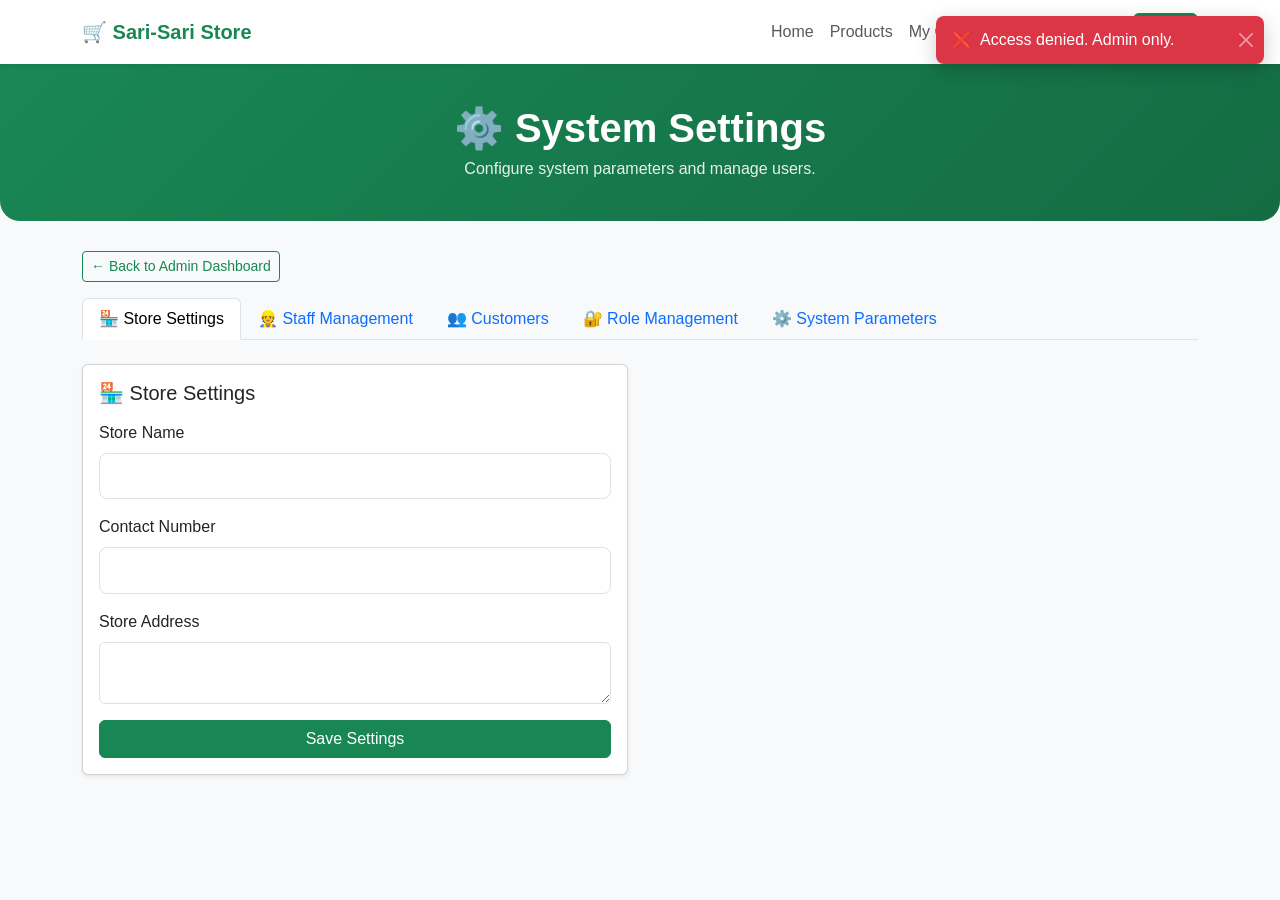
<file: admin-settings.html>
﻿<!DOCTYPE html>
<html lang="en">
<head>
    <meta charset="UTF-8">
    <meta name="viewport" content="width=device-width, initial-scale=1.0">
    <title>System Settings - Admin</title>
    <link href="https://cdn.jsdelivr.net/npm/bootstrap@5.3.3/dist/css/bootstrap.min.css" rel="stylesheet">
    <link rel="stylesheet" href="css/style.css">
</head>
<body>

<!-- NAVBAR (DYNAMIC) -->
<nav class="navbar navbar-expand-lg bg-white shadow-sm">
    <div class="container">
        <a class="navbar-brand text-success" href="index.html">🛒 Sari-Sari Store</a>
        <button class="navbar-toggler" type="button" data-bs-toggle="collapse" data-bs-target="#navbarMenu">
            <span class="navbar-toggler-icon"></span>
        </button>
        <div class="collapse navbar-collapse" id="navbarMenu">
            <ul class="navbar-nav ms-auto align-items-lg-center" id="navLinks"></ul>
        </div>
    </div>
</nav>

<section class="page-header text-center">
    <div class="container">
        <h1>⚙️ System Settings</h1>
        <p>Configure system parameters and manage users.</p>
    </div>
</section>

<div class="container mb-5">

    <div class="mb-3">
        <a href="admin-dashboard.html" class="btn btn-outline-success btn-sm">
            ← Back to Admin Dashboard
        </a>
    </div>

    <ul class="nav nav-tabs mb-4" id="settingsTabs" role="tablist">
        <li class="nav-item" role="presentation">
            <button class="nav-link active" data-bs-toggle="tab" data-bs-target="#tabStore" type="button">🏪 Store Settings</button>
        </li>
        <li class="nav-item" role="presentation">
            <button class="nav-link" data-bs-toggle="tab" data-bs-target="#tabStaff" type="button">👷 Staff Management</button>
        </li>
        <li class="nav-item" role="presentation">
            <button class="nav-link" data-bs-toggle="tab" data-bs-target="#tabCustomers" type="button">👥 Customers</button>
        </li>
        <li class="nav-item" role="presentation">
            <button class="nav-link" data-bs-toggle="tab" data-bs-target="#tabRoles" type="button">🔐 Role Management</button>
        </li>
        <li class="nav-item" role="presentation">
            <button class="nav-link" data-bs-toggle="tab" data-bs-target="#tabParams" type="button">⚙️ System Parameters</button>
        </li>
    </ul>

    <div class="tab-content">
        <!-- TAB 1: STORE SETTINGS -->
        <div class="tab-pane fade show active" id="tabStore">
            <div class="row">
                <div class="col-md-6">
                    <div class="card shadow-sm">
                        <div class="card-body">
                            <h5 class="card-title mb-3">🏪 Store Settings</h5>
                            <form id="storeSettingsForm">
                                <div class="mb-3">
                                    <label class="form-label">Store Name</label>
                                    <input type="text" class="form-control" id="storeName" required>
                                </div>
                                <div class="mb-3">
                                    <label class="form-label">Contact Number</label>
                                    <input type="text" class="form-control" id="storeContact" required>
                                </div>
                                <div class="mb-3">
                                    <label class="form-label">Store Address</label>
                                    <textarea class="form-control" id="storeAddress" rows="2" required></textarea>
                                </div>
                                <button type="submit" class="btn btn-success w-100">Save Settings</button>
                            </form>
                        </div>
                    </div>
                </div>
            </div>
        </div>

        <!-- TAB 2: STAFF MANAGEMENT -->
        <div class="tab-pane fade" id="tabStaff">
            <div class="card shadow-sm">
                <div class="card-body">
                    <div class="d-flex justify-content-between align-items-center mb-3">
                        <h5 class="card-title mb-0">👷 Staff Management</h5>
                        <button class="btn btn-primary btn-sm" data-bs-toggle="modal" data-bs-target="#addStaffModal">+ Add Staff</button>
                    </div>
                    <div class="table-responsive">
                        <table class="table table-hover align-middle">
                            <thead>
                                <tr><th>Name</th><th>Email</th><th>Role</th><th>Actions</th></tr>
                            </thead>
                            <tbody id="staffTableBody"></tbody>
                        </table>
                    </div>
                </div>
            </div>
        </div>

        <!-- TAB 3: CUSTOMERS -->
        <div class="tab-pane fade" id="tabCustomers">
            <div class="card shadow-sm">
                <div class="card-body">
                    <h5 class="card-title mb-3">👥 Customer List</h5>
                    <div class="table-responsive">
                        <table class="table table-hover align-middle">
                            <thead>
                                <tr><th>Name</th><th>Email</th><th>Contact</th><th>Address</th></tr>
                            </thead>
                            <tbody id="customersTableBody"></tbody>
                        </table>
                    </div>
                </div>
            </div>
        </div>

        <!-- TAB 4: ROLE MANAGEMENT -->
        <div class="tab-pane fade" id="tabRoles">
            <div class="card shadow-sm">
                <div class="card-body">
                    <h5 class="card-title mb-3">🔐 Role Management</h5>
                    <p class="text-muted">Change the role of registered users (customer/staff/admin).</p>
                    <div class="table-responsive">
                        <table class="table table-hover align-middle">
                            <thead>
                                <tr><th>Name</th><th>Email</th><th>Current Role</th><th>Change Role</th></tr>
                            </thead>
                            <tbody id="rolesTableBody"></tbody>
                        </table>
                    </div>
                </div>
            </div>
        </div>

        <!-- TAB 5: SYSTEM PARAMETERS -->
        <div class="tab-pane fade" id="tabParams">
            <div class="card shadow-sm">
                <div class="card-body">
                    <h5 class="card-title mb-3">⚙️ System Parameters</h5>
                    <form id="systemParamsForm">
                        <div class="mb-3">
                            <label class="form-label">Store Open Time</label>
                            <input type="time" class="form-control" id="storeOpenTime">
                        </div>
                        <div class="mb-3">
                            <label class="form-label">Store Close Time</label>
                            <input type="time" class="form-control" id="storeCloseTime">
                        </div>
                        <div class="mb-3">
                            <label class="form-label">Pickup Time Slots (comma-separated)</label>
                            <input type="text" class="form-control" id="pickupSlots" placeholder="9:00 AM, 10:00 AM, 1:00 PM, 3:00 PM">
                        </div>
                        <div class="mb-3">
                            <label class="form-label">Max Orders per Day</label>
                            <input type="number" class="form-control" id="maxOrdersPerDay" min="1" placeholder="50">
                        </div>
                        <button type="submit" class="btn btn-success">Save Parameters</button>
                    </form>
                </div>
            </div>
        </div>
    </div>
</div>

<!-- ADD STAFF MODAL -->
<div class="modal fade" id="addStaffModal" tabindex="-1">
    <div class="modal-dialog">
        <div class="modal-content">
            <div class="modal-header bg-primary text-white">
                <h5 class="modal-title">Add New Staff</h5>
                <button type="button" class="btn-close btn-close-white" data-bs-dismiss="modal"></button>
            </div>
            <div class="modal-body">
                <form id="addStaffForm">
                    <div class="mb-3">
                        <label class="form-label">Full Name</label>
                        <input type="text" class="form-control" id="staffName" required>
                    </div>
                    <div class="mb-3">
                        <label class="form-label">Email</label>
                        <input type="email" class="form-control" id="staffEmail" required>
                    </div>
                    <div class="mb-3">
                        <label class="form-label">Password</label>
                        <input type="password" class="form-control" id="staffPassword" required minlength="6">
                    </div>
                </form>
            </div>
            <div class="modal-footer">
                <button type="button" class="btn btn-secondary" data-bs-dismiss="modal">Cancel</button>
                <button type="button" class="btn btn-primary" id="saveStaffBtn">Save Staff</button>
            </div>
        </div>
    </div>
</div>

<script src="https://cdn.jsdelivr.net/npm/bootstrap@5.3.3/dist/js/bootstrap.bundle.min.js"></script>
<script src="js/shared.js"></script>
<script src="js/script.js"></script>
<script src="js/admin.js"></script>
<script>
document.addEventListener("DOMContentLoaded", async function() {
    const user = JSON.parse(localStorage.getItem("loggedInUser") || "{}");
    if (user.role !== "admin") {
        showToast("Access denied. Admin only.", "danger");
        setTimeout(function() { window.location.href = "login.html"; }, 1500);
        return;
    }

    if (typeof renderNavbar === "function") renderNavbar();

    // --- STORE SETTINGS ---
    const settings = JSON.parse(localStorage.getItem("storeSettings") || '{"name":"Sari-Sari Store","contact":"09123456789","address":"123 Main St."}');
    document.getElementById("storeName").value = settings.name;
    document.getElementById("storeContact").value = settings.contact;
    document.getElementById("storeAddress").value = settings.address;

    document.getElementById("storeSettingsForm").addEventListener("submit", function(e) {
        e.preventDefault();
        localStorage.setItem("storeSettings", JSON.stringify({
            name: document.getElementById("storeName").value.trim(),
            contact: document.getElementById("storeContact").value.trim(),
            address: document.getElementById("storeAddress").value.trim()
        }));
        showToast("Store settings saved!", "success");
    });

    // --- SYSTEM PARAMETERS ---
    const params = JSON.parse(localStorage.getItem("systemParams") || '{"openTime":"08:00","closeTime":"18:00","pickupSlots":"9:00 AM, 10:00 AM, 11:00 AM, 1:00 PM, 2:00 PM, 3:00 PM, 4:00 PM, 5:00 PM","maxOrdersPerDay":50}');
    document.getElementById("storeOpenTime").value = params.openTime;
    document.getElementById("storeCloseTime").value = params.closeTime;
    document.getElementById("pickupSlots").value = params.pickupSlots;
    document.getElementById("maxOrdersPerDay").value = params.maxOrdersPerDay;

    document.getElementById("systemParamsForm").addEventListener("submit", function(e) {
        e.preventDefault();
        localStorage.setItem("systemParams", JSON.stringify({
            openTime: document.getElementById("storeOpenTime").value,
            closeTime: document.getElementById("storeCloseTime").value,
            pickupSlots: document.getElementById("pickupSlots").value,
            maxOrdersPerDay: parseInt(document.getElementById("maxOrdersPerDay").value) || 50
        }));
        showToast("System parameters saved!", "success");
    });

    // --- FETCH USERS FROM DB ---
    let dbUsers = await getUsersFromDB();

    // --- STAFF TABLE ---
    function renderStaffTable() {
        const registeredStaff = dbUsers.filter(u => u.role === "staff");
        const tbody = document.getElementById("staffTableBody");
        tbody.innerHTML = "";
        
        if (registeredStaff.length === 0) {
            tbody.innerHTML = '<tr><td colspan="4" class="text-center text-muted">No staff found.</td></tr>';
            return;
        }

        registeredStaff.forEach(function(staff) {
            const row = document.createElement("tr");
            row.innerHTML = `
                <td>${staff.name}</td>
                <td>${staff.email}</td>
                <td><span class="badge bg-primary">Staff</span></td>
                <td><button class="btn btn-sm btn-danger delete-staff" data-id="${staff.id}">Delete</button></td>
            `;
            tbody.appendChild(row);
        });

        tbody.querySelectorAll(".delete-staff").forEach(btn => {
            btn.addEventListener("click", function() {
                const id = parseInt(btn.getAttribute("data-id"));
                showConfirm("Delete this staff account?", async function() {
                    try {
                        const res = await fetch('api/users.php', {
                            method: 'DELETE',
                            headers: { 'Content-Type': 'application/json' },
                            body: JSON.stringify({ id: id })
                        });
                        const data = await res.json();
                        if(data.success) {
                            showToast("Staff deleted.", "success");
                            dbUsers = await getUsersFromDB();
                            renderStaffTable();
                            renderRolesTable();
                            renderCustomersTable();
                        } else {
                            showToast(data.message, "danger");
                        }
                    } catch (err) { showToast("Server error", "danger"); }
                }, { title: "Delete Staff", confirmText: "Delete", type: "danger" });
            });
        });
    }

    // --- CUSTOMERS TABLE ---
    function renderCustomersTable() {
        const customers = dbUsers.filter(u => u.role === "customer");
        const tbody = document.getElementById("customersTableBody");
        tbody.innerHTML = "";
        
        if (customers.length === 0) {
            tbody.innerHTML = '<tr><td colspan="4" class="text-center text-muted">No customers found.</td></tr>';
            return;
        }

        customers.forEach(function(c) {
            const row = document.createElement("tr");
            row.innerHTML = `
                <td>${c.name}</td>
                <td>${c.email}</td>
                <td>${c.contact || "-"}</td>
                <td>${c.address || "-"}</td>
            `;
            tbody.appendChild(row);
        });
    }

    // --- ROLES TABLE ---
    function renderRolesTable() {
        const tbody = document.getElementById("rolesTableBody");
        tbody.innerHTML = "";
        
        if (dbUsers.length === 0) {
            tbody.innerHTML = '<tr><td colspan="4" class="text-center text-muted">No users found.</td></tr>';
            return;
        }

        dbUsers.forEach(function(u) {
            const row = document.createElement("tr");
            row.innerHTML = `
                <td>${u.name}</td>
                <td>${u.email}</td>
                <td><span class="badge bg-secondary">${u.role}</span></td>
                <td>
                    <select class="form-select form-select-sm role-change-select" data-id="${u.id}" data-email="${u.email}">
                        <option value="customer" ${u.role === "customer" ? "selected" : ""}>Customer</option>
                        <option value="staff" ${u.role === "staff" ? "selected" : ""}>Staff</option>
                        <option value="admin" ${u.role === "admin" ? "selected" : ""}>Admin</option>
                    </select>
                </td>
            `;
            tbody.appendChild(row);
        });

        tbody.querySelectorAll(".role-change-select").forEach(sel => {
            sel.addEventListener("change", function() {
                const id = parseInt(sel.getAttribute("data-id"));
                const newRole = sel.value;
                
                showConfirm("Change role to " + newRole + "?", async function() {
                    try {
                        const res = await fetch('api/users.php', {
                            method: 'PUT',
                            headers: { 'Content-Type': 'application/json' },
                            body: JSON.stringify({ id: id, role: newRole })
                        });
                        const data = await res.json();
                        if(data.success) {
                            showToast("Role updated to " + newRole, "success");
                            dbUsers = await getUsersFromDB();
                            renderRolesTable();
                            renderStaffTable();
                            renderCustomersTable();
                        } else {
                            showToast(data.message, "danger");
                        }
                    } catch (err) { showToast("Server error", "danger"); }
                }, { title: "Change Role", confirmText: "Change", type: "warning" });
            });
        });
    }

    renderStaffTable();
    renderCustomersTable();
    renderRolesTable();

    // --- ADD STAFF ---
    const addStaffModal = new bootstrap.Modal(document.getElementById("addStaffModal"));
    document.getElementById("saveStaffBtn").addEventListener("click", async function() {
        const name = document.getElementById("staffName").value.trim();
        const email = document.getElementById("staffEmail").value.trim().toLowerCase();
        const password = document.getElementById("staffPassword").value;

        if (!name || !email || password.length < 6) {
            showToast("Fill all fields. Password 6+ chars.", "warning");
            return;
        }

        try {
            const res = await fetch('api/register.php', {
                method: 'POST',
                headers: { 'Content-Type': 'application/json' },
                body: JSON.stringify({ name, email, password, role: "staff", contact: "", address: "" })
            });
            const data = await res.json();

            if (data.success) {
                // I-update ang role into staff
                const newUserRes = await fetch('api/users.php');
                const allUsers = await newUserRes.json();
                const newUser = allUsers.find(u => u.email === email);
                if(newUser) {
                    await fetch('api/users.php', {
                        method: 'PUT',
                        headers: { 'Content-Type': 'application/json' },
                        body: JSON.stringify({ id: newUser.id, role: "staff" })
                    });
                }

                showToast("Staff added successfully!", "success");
                addStaffModal.hide();
                document.getElementById("addStaffForm").reset();
                dbUsers = await getUsersFromDB();
                renderStaffTable();
                renderRolesTable();
            } else {
                showToast(data.message, "danger");
            }
        } catch (error) {
            showToast("Server error", "danger");
        }
    });
});
</script>

</body>
</html>
</file>
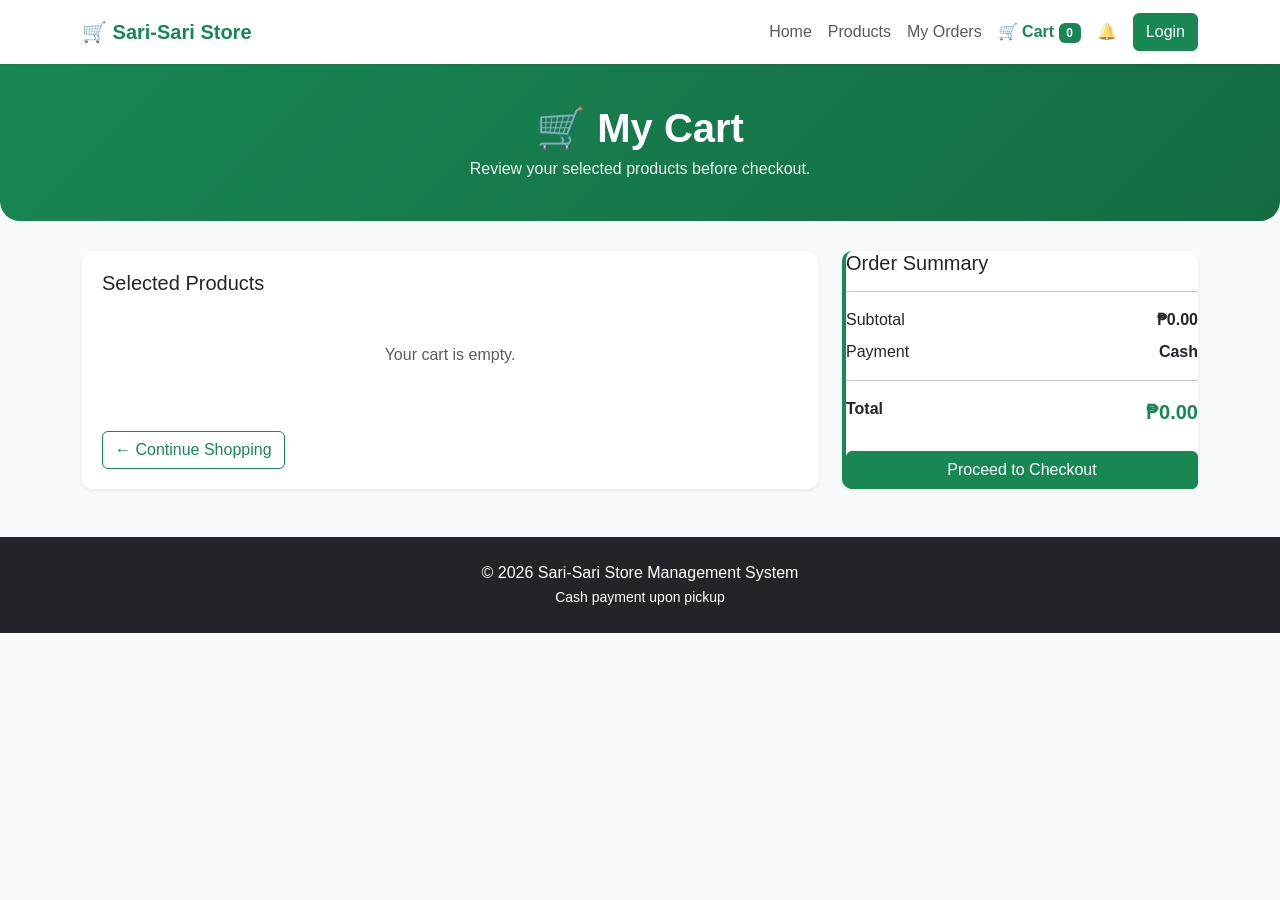
<file: cart.html>
﻿<!DOCTYPE html>
<html lang="en">
<head>
    <meta charset="UTF-8">
    <meta name="viewport" content="width=device-width, initial-scale=1.0">
    <title>Cart - Sari-Sari Store</title>
    <link href="https://cdn.jsdelivr.net/npm/bootstrap@5.3.3/dist/css/bootstrap.min.css" rel="stylesheet">
    <link rel="stylesheet" href="css/style.css">
</head>
<body>

<!-- NAVBAR (DYNAMIC) -->
<nav class="navbar navbar-expand-lg bg-white shadow-sm">
    <div class="container">
        <a class="navbar-brand text-success" href="index.html">🛒 Sari-Sari Store</a>
        <button class="navbar-toggler" type="button" data-bs-toggle="collapse" data-bs-target="#navbarMenu">
            <span class="navbar-toggler-icon"></span>
        </button>
        <div class="collapse navbar-collapse" id="navbarMenu">
            <ul class="navbar-nav ms-auto align-items-lg-center" id="navLinks"></ul>
        </div>
    </div>
</nav>

<!-- PAGE HEADER -->
<section class="page-header text-center">
    <div class="container">
        <h1>🛒 My Cart</h1>
        <p>Review your selected products before checkout.</p>
    </div>
</section>

<!-- CART -->
<div class="container">
    <div class="row">

        <!-- CART ITEMS -->
        <div class="col-md-8">
            <div class="cart-card shadow-sm">
                <h5 class="mb-4">Selected Products</h5>

                <div id="cartItems"></div>

                <a href="products.html" class="btn btn-outline-success mt-4">
                    ← Continue Shopping
                </a>
            </div>
        </div>

        <!-- ORDER SUMMARY -->
        <div class="col-md-4 mt-4 mt-md-0">
            <div class="summary-card shadow-sm">
                <div class="card-body">
                    <h5>Order Summary</h5>
                    <hr>

                    <div class="d-flex justify-content-between">
                        <span>Subtotal</span>
                        <strong id="cartSubtotal">₱0.00</strong>
                    </div>

                    <div class="d-flex justify-content-between mt-2">
                        <span>Payment</span>
                        <strong>Cash</strong>
                    </div>

                    <hr>

                    <div class="d-flex justify-content-between">
                        <strong>Total</strong>
                        <strong class="text-success fs-5" id="cartTotal">₱0.00</strong>
                    </div>

                    <a href="order.html" class="btn btn-success w-100 mt-4">
                        Proceed to Checkout
                    </a>
                </div>
            </div>
        </div>

    </div>
</div>

<footer class="bg-dark text-white text-center p-4 mt-5">
    <p class="mb-0">© 2026 Sari-Sari Store Management System</p>
    <small>Cash payment upon pickup</small>
</footer>

<script src="https://cdn.jsdelivr.net/npm/bootstrap@5.3.3/dist/js/bootstrap.bundle.min.js"></script>
<script src="js/shared.js"></script>
<script src="js/script.js"></script>

<script>
    document.addEventListener("DOMContentLoaded", function() {
        if (typeof renderCart === "function") renderCart();
        if (typeof updateCartCount === "function") updateCartCount();
    });
</script>

</body>
</html>
</file>
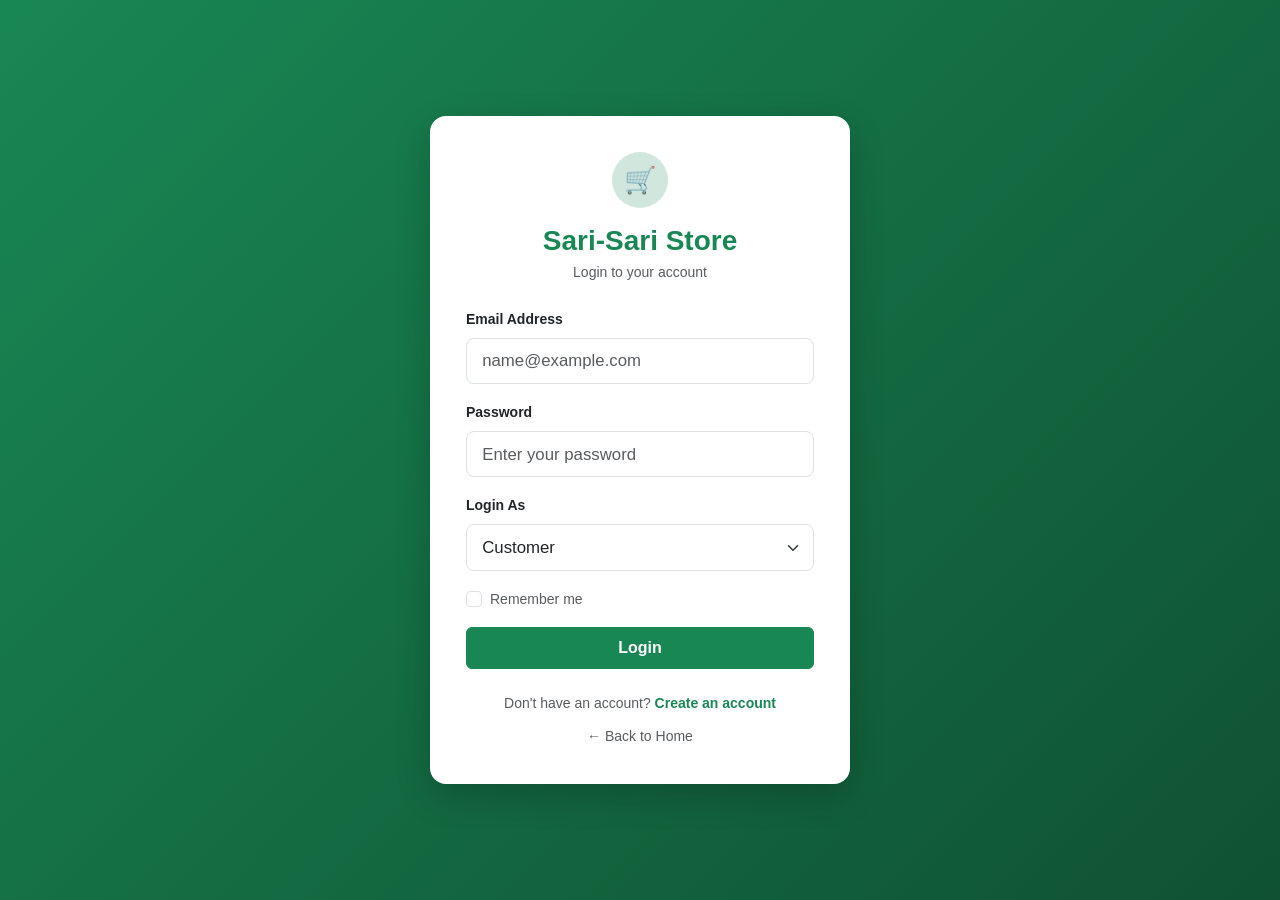
<file: login.html>
﻿<!DOCTYPE html>
<html lang="en">
<head>
    <meta charset="UTF-8">
    <meta name="viewport" content="width=device-width, initial-scale=1.0, maximum-scale=5.0">
    <title>Login - Sari-Sari Store</title>
    <link href="https://cdn.jsdelivr.net/npm/bootstrap@5.3.3/dist/css/bootstrap.min.css" rel="stylesheet">
    <link rel="stylesheet" href="css/style.css">
    <style>
        .error-text { color: #dc3545; font-size: 0.85rem; margin-top: 4px; display: none; }
        .form-control.is-invalid { border-color: #dc3545; }
        .form-control.is-valid { border-color: #198754; }
    </style>
</head>
<body>

<div class="login-container">
    <div class="card login-card shadow">
        <div class="card-body">

            <div class="text-center mb-4">
                <div class="d-inline-flex align-items-center justify-content-center bg-success-subtle text-success rounded-circle mb-3" style="width: 56px; height: 56px; font-size: 26px;">
                    🛒
                </div>
                <h2 class="text-success fw-bold fs-3 mb-1">Sari-Sari Store</h2>
                <p class="text-muted small mb-0">Login to your account</p>
            </div>

            <form id="loginForm" novalidate>

                <div class="mb-3">
                    <label for="email" class="form-label small fw-semibold">Email Address</label>
                    <input type="email" class="form-control" id="email" placeholder="name@example.com" autocomplete="email" required>
                    <div class="error-text" id="emailError">Please enter a valid email.</div>
                </div>

                <div class="mb-3">
                    <label for="password" class="form-label small fw-semibold">Password</label>
                    <input type="password" class="form-control" id="password" placeholder="Enter your password" autocomplete="current-password" required>
                    <div class="error-text" id="passwordError">Password must be at least 6 characters.</div>
                </div>

                <div class="mb-3">
                    <label for="role" class="form-label small fw-semibold">Login As</label>
                    <select class="form-select" id="role">
                        <option value="customer">Customer</option>
                        <option value="staff">Staff</option>
                        <option value="admin">Admin</option>
                    </select>
                </div>

                <div class="form-check mb-3">
                    <input class="form-check-input" type="checkbox" id="remember">
                    <label class="form-check-label small text-muted" for="remember">Remember me</label>
                </div>

                <button type="submit" id="loginBtn" class="btn btn-success w-100 py-2 fw-semibold">
                    <span id="loginBtnText">Login</span>
                    <span id="loginSpinner" class="spinner-border spinner-border-sm ms-2 d-none" role="status" aria-hidden="true"></span>
                </button>
            </form>

            <div class="text-center mt-4">
                <p class="small mb-2 text-muted">
                    Don't have an account?
                    <a href="register.html" class="text-success fw-semibold text-decoration-none">Create an account</a>
                </p>
                <a href="index.html" class="small text-muted text-decoration-none d-inline-flex align-items-center gap-1 mt-1">
                    ← Back to Home
                </a>
            </div>

        </div>
    </div>
</div>

<script src="https://cdn.jsdelivr.net/npm/bootstrap@5.3.3/dist/js/bootstrap.bundle.min.js"></script>
<script src="js/shared.js"></script>

<script>
    const loginForm = document.getElementById("loginForm");
    const emailInput = document.getElementById("email");
    const passwordInput = document.getElementById("password");
    const roleSelect = document.getElementById("role");
    const emailError = document.getElementById("emailError");
    const passwordError = document.getElementById("passwordError");
    const loginBtn = document.getElementById("loginBtn");
    const loginBtnText = document.getElementById("loginBtnText");
    const loginSpinner = document.getElementById("loginSpinner");

    // Auto-sync role dropdown base sa tina-type na email
    emailInput.addEventListener("input", function() {
        const val = emailInput.value.trim().toLowerCase();
        if (val.startsWith("admin")) {
            roleSelect.value = "admin";
        } else if (val.startsWith("staff")) {
            roleSelect.value = "staff";
        }
    });

    function isValidEmail(email) {
        return /^[^\s@]+@[^\s@]+\.[^\s@]+$/.test(email);
    }

    function showError(input, el, msg) {
        input.classList.add("is-invalid");
        input.classList.remove("is-valid");
        el.textContent = msg;
        el.style.display = "block";
    }

    function showSuccess(input, el) {
        input.classList.remove("is-invalid");
        input.classList.add("is-valid");
        el.style.display = "none";
    }

    loginForm.addEventListener("submit", async function(event) {
        event.preventDefault();
        let isValid = true;

        const email = emailInput.value.trim().toLowerCase();
        if (email === "") {
            showError(emailInput, emailError, "Email is required.");
            isValid = false;
        } else if (!isValidEmail(email)) {
            showError(emailInput, emailError, "Please enter a valid email.");
            isValid = false;
        } else {
            showSuccess(emailInput, emailError);
        }

        const password = passwordInput.value;
        if (password === "") {
            showError(passwordInput, passwordError, "Password is required.");
            isValid = false;
        } else if (password.length < 6) {
            showError(passwordInput, passwordError, "Password must be at least 6 characters.");
            isValid = false;
        } else {
            showSuccess(passwordInput, passwordError);
        }

        if (!isValid) return;

        const role = roleSelect.value;

        // Loading state sa button
        loginBtn.disabled = true;
        loginBtnText.textContent = "Logging in...";
        loginSpinner.classList.remove("d-none");

        try {
            const response = await fetch('api/login.php', {
                method: 'POST',
                headers: { 'Content-Type': 'application/json' },
                body: JSON.stringify({ email, password, role })
            });
            const data = await response.json();

            if (data.success) {
                localStorage.setItem("loggedInUser", JSON.stringify(data.user));
                showToast("Login successful! Welcome, " + data.user.name + "!", "success");

                // Kukunin ang tunay na role ng user mula sa server
                const userRole = (data.user.role || role || "").toLowerCase();

                if (typeof showPageLoader === "function") {
                    showPageLoader(userRole === "customer" ? "Entering store..." : "Opening " + userRole + " dashboard...");
                }
                
                setTimeout(function() {
                    if (userRole === "admin") {
                        window.location.href = "admin-dashboard.html";
                    } else if (userRole === "staff") {
                        window.location.href = "staff-dashboard.html";
                    } else {
                        window.location.href = "index.html";
                    }
                }, 750);
            } else {
                showToast(data.message, "danger");
                loginBtn.disabled = false;
                loginBtnText.textContent = "Login";
                loginSpinner.classList.add("d-none");
            }
        } catch (error) {
            showToast("Server error. Please try again.", "danger");
            console.error(error);
            loginBtn.disabled = false;
            loginBtnText.textContent = "Login";
            loginSpinner.classList.add("d-none");
        }
    });
</script>

</body>
</html>
</file>
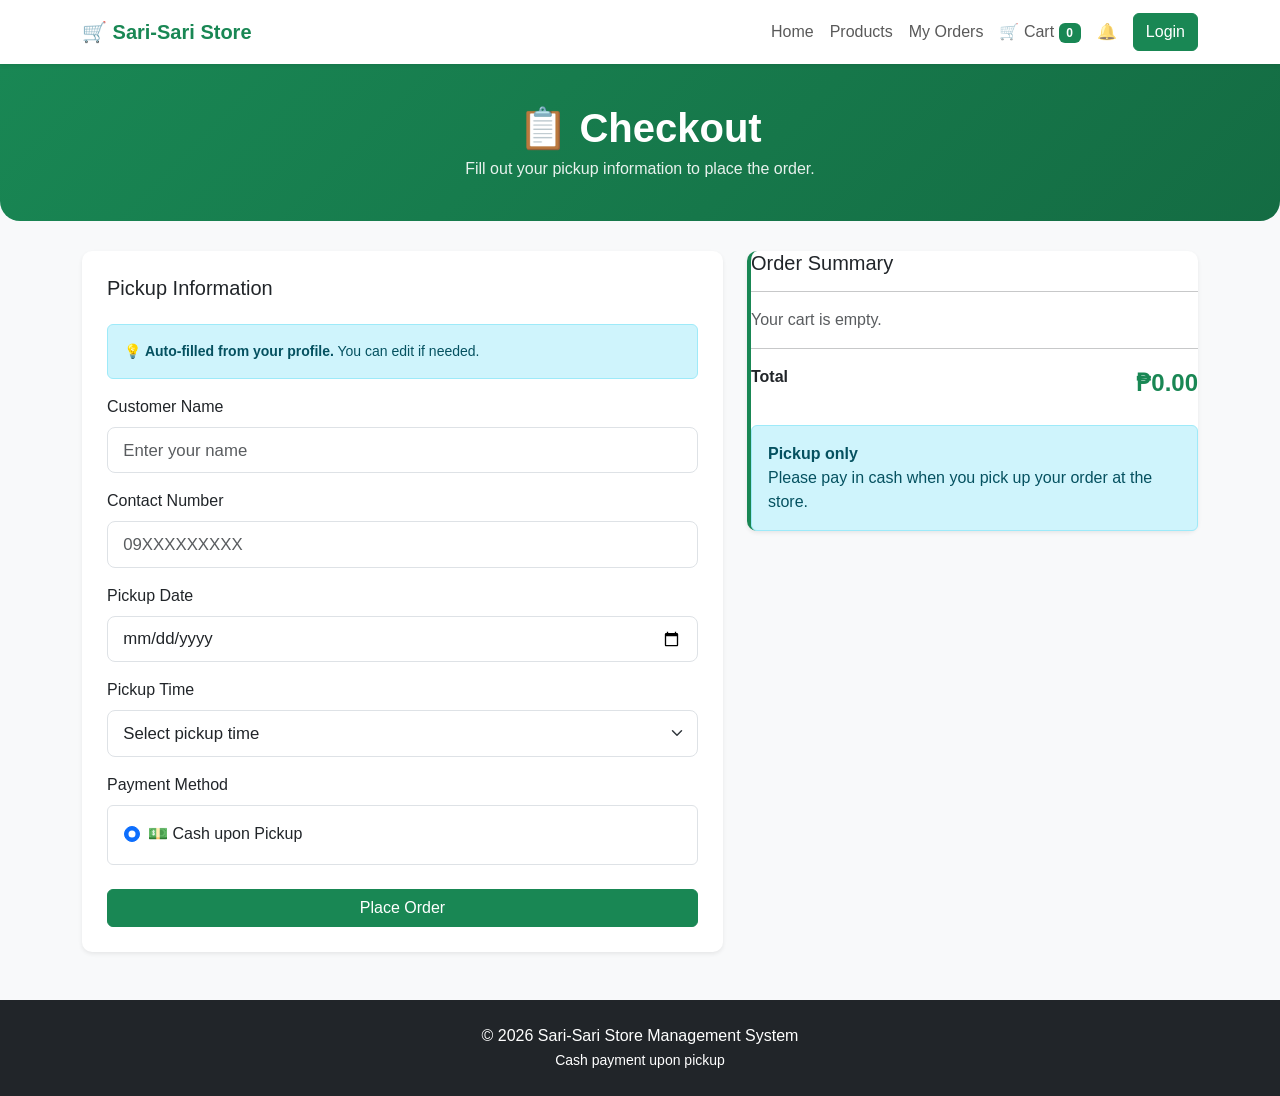
<file: order.html>
﻿<!DOCTYPE html>
<html lang="en">
<head>
    <meta charset="UTF-8">
    <meta name="viewport" content="width=device-width, initial-scale=1.0">
    <title>Checkout - Sari-Sari Store</title>
    <link href="https://cdn.jsdelivr.net/npm/bootstrap@5.3.3/dist/css/bootstrap.min.css" rel="stylesheet">
    <link rel="stylesheet" href="css/style.css">
</head>
<body>

<!-- NAVBAR (DYNAMIC) -->
<nav class="navbar navbar-expand-lg bg-white shadow-sm">
    <div class="container">
        <a class="navbar-brand text-success" href="index.html">🛒 Sari-Sari Store</a>
        <button class="navbar-toggler" type="button" data-bs-toggle="collapse" data-bs-target="#navbarMenu">
            <span class="navbar-toggler-icon"></span>
        </button>
        <div class="collapse navbar-collapse" id="navbarMenu">
            <ul class="navbar-nav ms-auto align-items-lg-center" id="navLinks"></ul>
        </div>
    </div>
</nav>

<!-- PAGE HEADER -->
<section class="page-header text-center">
    <div class="container">
        <h1>📋 Checkout</h1>
        <p>Fill out your pickup information to place the order.</p>
    </div>
</section>

<!-- CHECKOUT -->
<div class="container">
    <div class="row">

        <!-- CUSTOMER INFORMATION -->
        <div class="col-md-7">
            <div class="checkout-card shadow-sm">
                <h5 class="mb-4">Pickup Information</h5>

                <div class="alert alert-info small">
                    💡 <strong>Auto-filled from your profile.</strong> You can edit if needed.
                </div>

                <form id="orderForm">

                    <div class="mb-3">
                        <label class="form-label">Customer Name</label>
                        <input type="text" id="customerName" class="form-control" placeholder="Enter your name" required>
                    </div>

                    <div class="mb-3">
                        <label class="form-label">Contact Number</label>
                        <input type="tel" id="contactNumber" class="form-control" placeholder="09XXXXXXXXX" required>
                    </div>

                    <div class="mb-3">
                        <label class="form-label">Pickup Date</label>
                        <input type="date" id="pickupDate" class="form-control" required>
                    </div>

                    <div class="mb-3">
                        <label class="form-label">Pickup Time</label>
                        <select class="form-select" id="pickupTime" required>
                            <!-- Options will be populated by JavaScript -->
                        </select>
                    </div>

                    <div class="mb-4">
                        <label class="form-label">Payment Method</label>
                        <div class="border rounded p-3">
                            <div class="form-check">
                                <input class="form-check-input" type="radio" checked>
                                <label class="form-check-label">💵 Cash upon Pickup</label>
                            </div>
                        </div>
                    </div>

                    <button type="submit" class="btn btn-success w-100">
                        Place Order
                    </button>

                </form>
            </div>
        </div>

        <!-- ORDER SUMMARY -->
        <div class="col-md-5 mt-4 mt-md-0">
            <div class="summary-card shadow-sm">
                <div class="card-body">
                    <h5>Order Summary</h5>
                    <hr>

                    <div id="checkoutItems"></div>

                    <hr>

                    <div class="d-flex justify-content-between">
                        <strong>Total</strong>
                        <strong class="text-success fs-4" id="checkoutTotal">₱0.00</strong>
                    </div>

                    <div class="alert alert-info mt-4">
                        <strong>Pickup only</strong>
                        <br>
                        Please pay in cash when you pick up your order at the store.
                    </div>
                </div>
            </div>
        </div>

    </div>
</div>

<footer class="bg-dark text-white text-center p-4 mt-5">
    <p class="mb-0">© 2026 Sari-Sari Store Management System</p>
    <small>Cash payment upon pickup</small>
</footer>

<script src="https://cdn.jsdelivr.net/npm/bootstrap@5.3.3/dist/js/bootstrap.bundle.min.js"></script>
<script src="js/shared.js"></script>
<script src="js/script.js"></script>

<!-- DYNAMIC PICKUP SLOTS & AUTO-FILL -->
<script>
    document.addEventListener("DOMContentLoaded", function() {
        if (typeof renderNavbar === "function") renderNavbar();

        // Populate Pickup Slots from System Parameters
        const pickupTimeSelect = document.getElementById("pickupTime");
        const params = JSON.parse(localStorage.getItem("systemParams") || "{}");

        const defaultSlots = ["9:00 AM", "10:00 AM", "11:00 AM", "1:00 PM", "2:00 PM", "3:00 PM", "4:00 PM", "5:00 PM"];
        const slots = params.pickupSlots ? params.pickupSlots.split(",").map(s => s.trim()) : defaultSlots;

        pickupTimeSelect.innerHTML = '<option value="">Select pickup time</option>';
        slots.forEach(function(slot) {
            const option = document.createElement("option");
            option.value = slot;
            option.textContent = slot;
            pickupTimeSelect.appendChild(option);
        });

        // Auto-fill User Info
        const user = JSON.parse(localStorage.getItem("loggedInUser") || "{}");
        if (user.email) {
            const nameInput = document.getElementById("customerName");
            const contactInput = document.getElementById("contactNumber");
            if (user.name) nameInput.value = user.name;
            if (user.contact) contactInput.value = user.contact;
        }

        // Set minimum pickup date to today
        const pickupDateInput = document.getElementById("pickupDate");
        const today = new Date().toISOString().split("T")[0];
        pickupDateInput.setAttribute("min", today);

        // Render checkout summary
        if (typeof renderCheckout === "function") renderCheckout();
    });
</script>

</body>
</html>
</file>
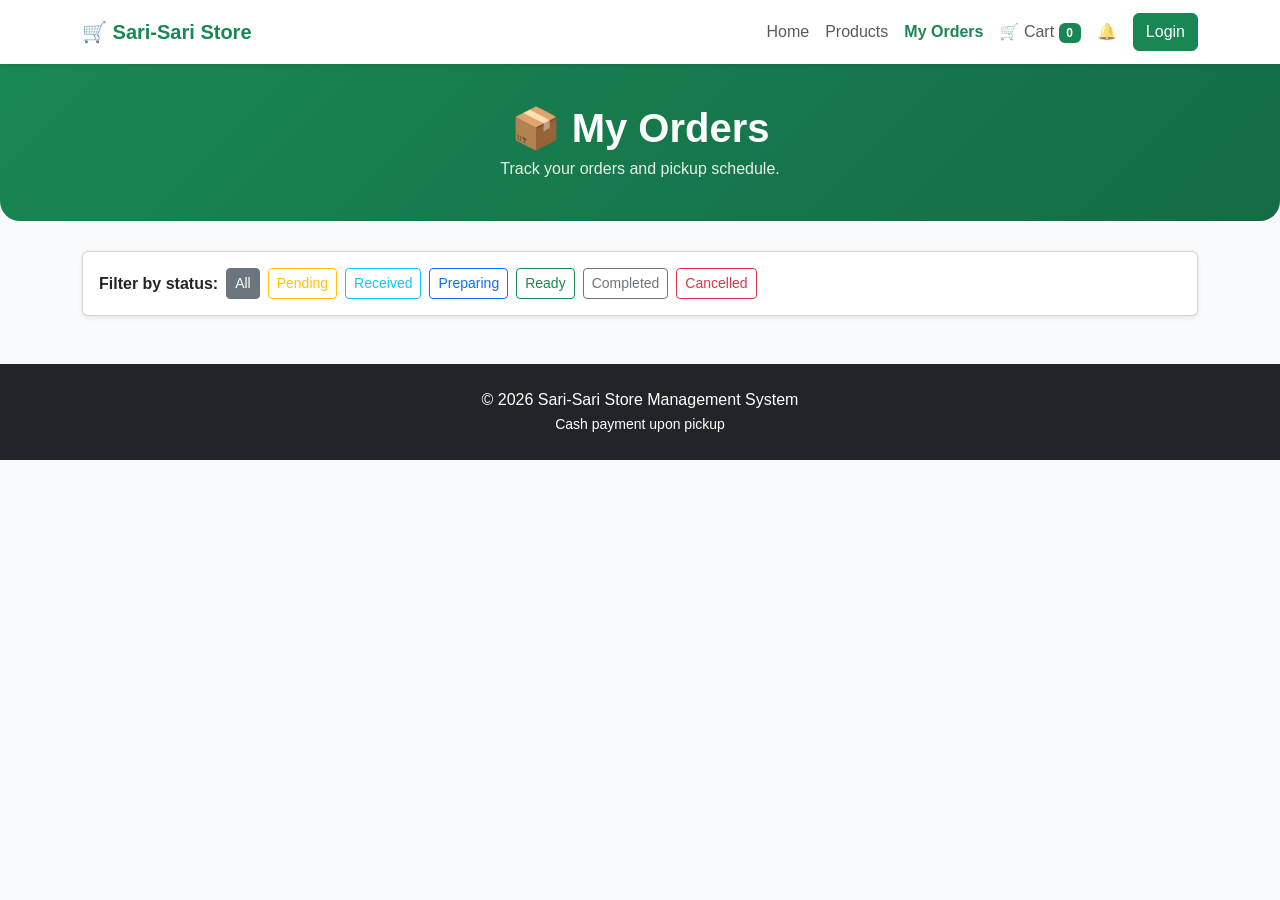
<file: orders.html>
﻿<!DOCTYPE html>
<html lang="en">
<head>
    <meta charset="UTF-8">
    <meta name="viewport" content="width=device-width, initial-scale=1.0">
    <title>My Orders - Sari-Sari Store</title>
    <link href="https://cdn.jsdelivr.net/npm/bootstrap@5.3.3/dist/css/bootstrap.min.css" rel="stylesheet">
    <link rel="stylesheet" href="css/style.css">
</head>
<body>

<!-- NAVBAR (DYNAMIC) -->
<nav class="navbar navbar-expand-lg bg-white shadow-sm">
    <div class="container">
        <a class="navbar-brand text-success" href="index.html">🛒 Sari-Sari Store</a>
        <button class="navbar-toggler" type="button" data-bs-toggle="collapse" data-bs-target="#navbarMenu">
            <span class="navbar-toggler-icon"></span>
        </button>
        <div class="collapse navbar-collapse" id="navbarMenu">
            <ul class="navbar-nav ms-auto align-items-lg-center" id="navLinks"></ul>
        </div>
    </div>
</nav>

<section class="page-header text-center">
    <div class="container">
        <h1>📦 My Orders</h1>
        <p>Track your orders and pickup schedule.</p>
    </div>
</section>

<div class="container">
    <!-- FILTER -->
    <div class="card shadow-sm mb-3">
        <div class="card-body d-flex flex-wrap gap-2 align-items-center">
            <strong>Filter by status:</strong>
            <button class="btn btn-sm btn-outline-secondary order-filter-btn active" data-filter="all">All</button>
            <button class="btn btn-sm btn-outline-warning order-filter-btn" data-filter="Pending">Pending</button>
            <button class="btn btn-sm btn-outline-info order-filter-btn" data-filter="Received">Received</button>
            <button class="btn btn-sm btn-outline-primary order-filter-btn" data-filter="Preparing">Preparing</button>
            <button class="btn btn-sm btn-outline-success order-filter-btn" data-filter="Ready for Pickup">Ready</button>
            <button class="btn btn-sm btn-outline-secondary order-filter-btn" data-filter="Completed">Completed</button>
            <button class="btn btn-sm btn-outline-danger order-filter-btn" data-filter="Cancelled">Cancelled</button>
        </div>
    </div>

    <div id="ordersList"></div>
    <div id="emptyOrdersMessage" class="text-center py-5" style="display: none;">
        <h4 class="text-muted">📭 No Orders</h4>
        <p class="text-muted">You have no orders yet. Start shopping!</p>
        <a href="products.html" class="btn btn-success mt-2">🛍️ Shop Now</a>
    </div>
    <a href="products.html" class="btn btn-outline-success mt-3" id="continueShoppingBtn" style="display: none;">← Continue Shopping</a>
</div>

<footer class="bg-dark text-white text-center p-4 mt-5">
    <p class="mb-0">© 2026 Sari-Sari Store Management System</p>
    <small>Cash payment upon pickup</small>
</footer>

<script src="https://cdn.jsdelivr.net/npm/bootstrap@5.3.3/dist/js/bootstrap.bundle.min.js"></script>
<script src="js/shared.js"></script>
<script src="js/script.js"></script>

<script>
    let currentFilter = "all";

    function getOrdersForView() {
        const allOrders = getOrders();
        const user = JSON.parse(localStorage.getItem("loggedInUser") || "{}");
        if (user.role === "admin" || user.role === "staff") return allOrders;
        if (user.email) return allOrders.filter(o => o.user_email === user.email);
        return allOrders;
    }

    function renderOrders() {
        const ordersList = document.getElementById("ordersList");
        const emptyMessage = document.getElementById("emptyOrdersMessage");
        const continueBtn = document.getElementById("continueShoppingBtn");

        let orders = getOrdersForView();
        if (currentFilter !== "all") orders = orders.filter(o => o.status === currentFilter);
        ordersList.innerHTML = "";

        if (orders.length === 0) {
            ordersList.style.display = "none";
            emptyMessage.style.display = "block";
            continueBtn.style.display = "none";
            return;
        }

        ordersList.style.display = "block";
        emptyMessage.style.display = "none";
        continueBtn.style.display = "inline-block";

        orders.forEach(function(order) {
            const card = document.createElement("div");
            card.className = "order-card shadow-sm mb-3";

            let statusColor = "bg-warning text-dark";
            if (order.status === "Received") statusColor = "bg-info text-dark";
            if (order.status === "Preparing") statusColor = "bg-primary";
            if (order.status === "Ready for Pickup") statusColor = "bg-success";
            if (order.status === "Completed") statusColor = "bg-secondary";
            if (order.status === "Cancelled") statusColor = "bg-danger";

            let itemsHTML = "";
            order.items.forEach(function(item) {
                itemsHTML += `<p class="mb-1">${item.name} x ${item.qty} — ₱${(item.price * item.qty).toFixed(2)}</p>`;
            });

            const paymentHTML = order.payment
                ? `<small class="text-success d-block">✅ Paid: ₱${order.payment.amountPaid.toFixed(2)} (Change: ₱${(order.payment.change || 0).toFixed(2)})</small>`
                : "";

            const cancelReasonHTML = (order.status === "Cancelled" && order.cancel_reason)
                ? `<small class="text-danger d-block">❌ Reason: ${order.cancel_reason}</small>`
                : "";

            card.innerHTML = `
                <div class="d-flex justify-content-between align-items-center">
                    <div>
                        <h5 class="mb-1">Order #${order.order_number || order.display_id || order.id}</h5>
                        <small class="text-muted">Placed on ${formatDisplayDate(order.date)}</small>
                    </div>
                    <span class="badge ${statusColor}">${order.status}</span>
                </div>
                <hr>
                ${itemsHTML}
                <hr>
                <div class="d-flex justify-content-between align-items-center">
                    <div>
                        <small class="text-muted">Pickup: ${order.pickup_date || "-"} ${order.pickup_time || ""}</small>
                        ${paymentHTML}
                        ${cancelReasonHTML}
                    </div>
                    <div class="d-flex align-items-center gap-3">
                        <strong class="text-success">₱${order.total.toFixed(2)}</strong>
                        ${order.status === "Pending" ? `<button class="btn btn-outline-danger btn-sm cancel-order-btn" data-id="${order.id}" data-display="${order.order_number || order.display_id || order.id}">✕ Cancel</button>` : ""}
                    </div>
                </div>
            `;
            ordersList.appendChild(card);
        });

        ordersList.querySelectorAll(".cancel-order-btn").forEach(function(btn) {
            btn.addEventListener("click", function() {
                const orderId = parseInt(btn.getAttribute("data-id"));
                const displayNum = btn.getAttribute("data-display") || orderId;

                showConfirm(
                    "Are you sure you want to cancel Order #" + displayNum + "?",
                    async function() {
                        try {
                            const response = await fetch('api/orders.php', {
                                method: 'PUT',
                                headers: { 'Content-Type': 'application/json' },
                                body: JSON.stringify({ id: orderId, status: "Cancelled", cancel_reason: "Cancelled by customer" })
                            });
                            const data = await response.json();

                            if (data.success) {
                                showToast("Order #" + displayNum + " cancelled successfully.", "success");
                                await getOrdersFromDB(); // I-refresh galing DB
                            } else {
                                showToast(data.message, "danger");
                            }
                        } catch (error) {
                            showToast("Server error. Try again.", "danger");
                        }
                        renderOrders();
                    },
                    { title: "Cancel Order", confirmText: "Yes, Cancel", type: "danger" }
                );
            });
        });
    }

    document.querySelectorAll(".order-filter-btn").forEach(function(btn) {
        btn.addEventListener("click", function() {
            document.querySelectorAll(".order-filter-btn").forEach(b => { b.classList.remove("active"); });
            btn.classList.add("active");
            currentFilter = btn.getAttribute("data-filter");
            renderOrders();
        });
    });

    document.addEventListener("DOMContentLoaded", async function() {
        if (typeof renderNavbar === "function") renderNavbar();
    document.addEventListener("DOMContentLoaded", async function() {
        if (typeof renderNavbar === "function") renderNavbar();
        
        // KUNIN MUNA SA DATABASE BAGO MAG-RENDER
        await getOrdersFromDB();
        renderOrders();

        // Real-time sync every 15s para updated ang order status ng customer
        setInterval(async function() {
            try {
                await getOrdersFromDB();
                renderOrders();
            } catch (e) {}
        }, 15000);
    });
</script>

</body>
</html>
</file>
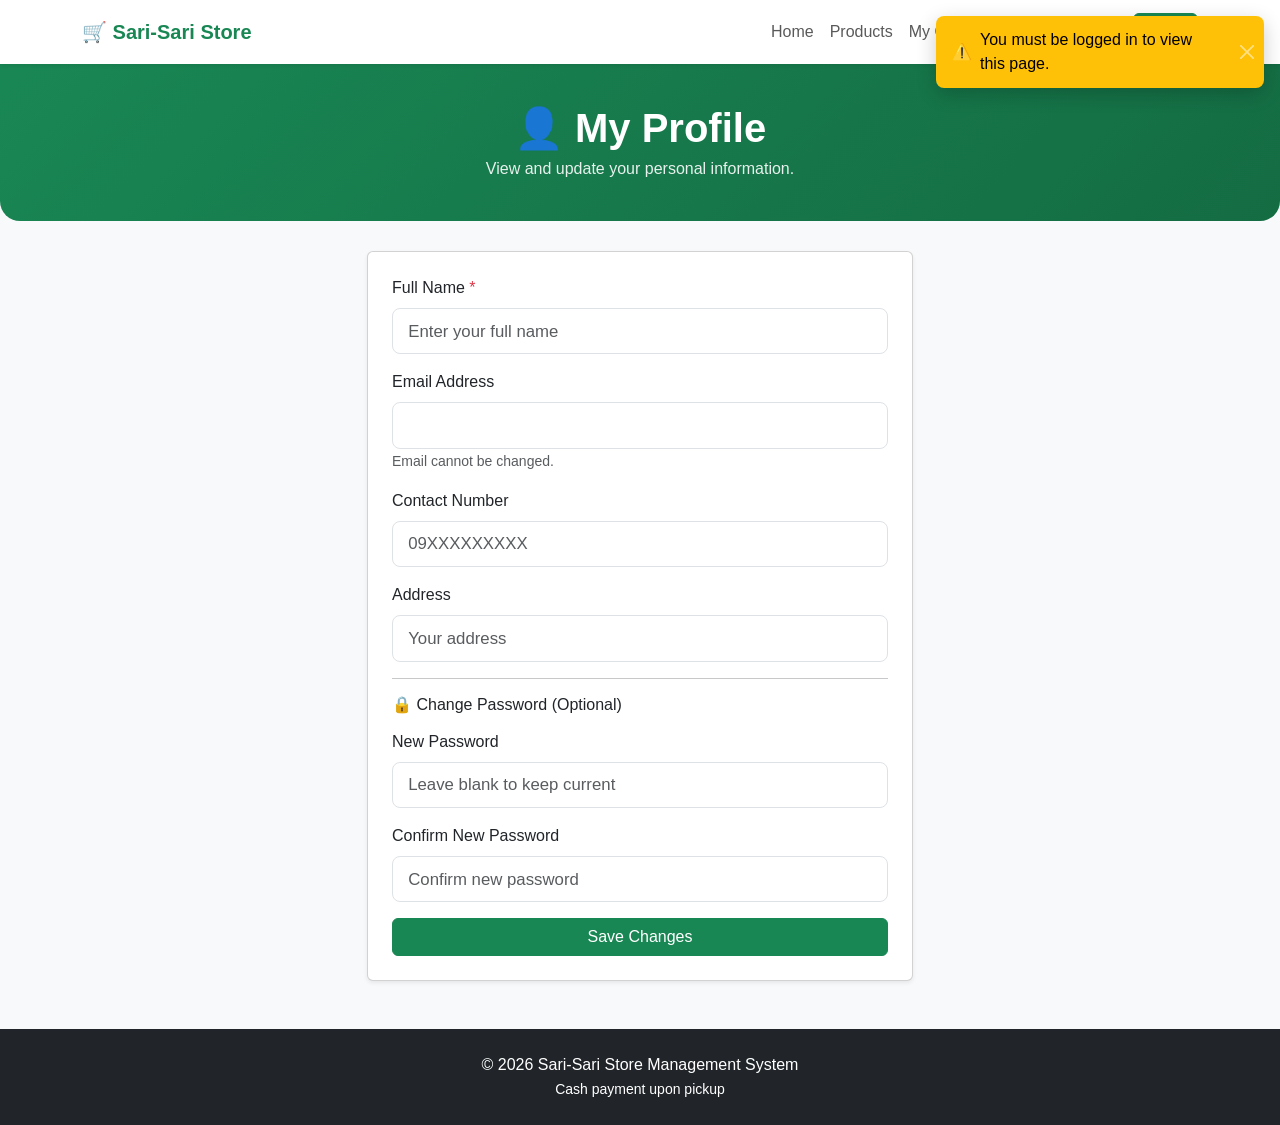
<file: profile.html>
﻿<!DOCTYPE html>
<html lang="en">
<head>
    <meta charset="UTF-8">
    <meta name="viewport" content="width=device-width, initial-scale=1.0">
    <title>My Profile - Sari-Sari Store</title>
    <link href="https://cdn.jsdelivr.net/npm/bootstrap@5.3.3/dist/css/bootstrap.min.css" rel="stylesheet">
    <link rel="stylesheet" href="css/style.css">
</head>
<body>

<!-- NAVBAR (DYNAMIC) -->
<nav class="navbar navbar-expand-lg bg-white shadow-sm">
    <div class="container">
        <a class="navbar-brand text-success" href="index.html">🛒 Sari-Sari Store</a>
        <button class="navbar-toggler" type="button" data-bs-toggle="collapse" data-bs-target="#navbarMenu">
            <span class="navbar-toggler-icon"></span>
        </button>
        <div class="collapse navbar-collapse" id="navbarMenu">
            <ul class="navbar-nav ms-auto align-items-lg-center" id="navLinks"></ul>
        </div>
    </div>
</nav>

<section class="page-header text-center">
    <div class="container">
        <h1>👤 My Profile</h1>
        <p>View and update your personal information.</p>
    </div>
</section>

<div class="container">
    <div class="row justify-content-center">
        <div class="col-md-6">
            <div class="card shadow-sm">
                <div class="card-body p-4">

                    <form id="profileForm">

                        <div class="mb-3">
                            <label class="form-label">Full Name <span class="text-danger">*</span></label>
                            <input type="text" class="form-control" id="profileName" placeholder="Enter your full name" required>
                        </div>

                        <div class="mb-3">
                            <label class="form-label">Email Address</label>
                            <input type="email" class="form-control" id="profileEmail" readonly>
                            <small class="text-muted">Email cannot be changed.</small>
                        </div>

                        <div class="mb-3">
                            <label class="form-label">Contact Number</label>
                            <input type="tel" class="form-control" id="profileContact" placeholder="09XXXXXXXXX">
                        </div>

                        <div class="mb-3">
                            <label class="form-label">Address</label>
                            <input type="text" class="form-control" id="profileAddress" placeholder="Your address">
                        </div>

                        <hr>

                        <h6 class="mb-3">🔒 Change Password (Optional)</h6>

                        <div class="mb-3">
                            <label class="form-label">New Password</label>
                            <input type="password" class="form-control" id="newPassword" placeholder="Leave blank to keep current">
                        </div>

                        <div class="mb-3">
                            <label class="form-label">Confirm New Password</label>
                            <input type="password" class="form-control" id="confirmNewPassword" placeholder="Confirm new password">
                        </div>

                        <button type="submit" class="btn btn-success w-100">Save Changes</button>

                    </form>

                </div>
            </div>
        </div>
    </div>
</div>

<footer class="bg-dark text-white text-center p-4 mt-5">
    <p class="mb-0">© 2026 Sari-Sari Store Management System</p>
    <small>Cash payment upon pickup</small>
</footer>

<script src="https://cdn.jsdelivr.net/npm/bootstrap@5.3.3/dist/js/bootstrap.bundle.min.js"></script>
<script src="js/shared.js"></script>
<script src="js/script.js"></script>

<script>
    document.addEventListener("DOMContentLoaded", function() {
        if (typeof renderNavbar === "function") renderNavbar();

        const user = JSON.parse(localStorage.getItem("loggedInUser") || "{}");

        if (!user.email) {
            showToast("You must be logged in to view this page.", "warning");
            setTimeout(function() {
                window.location.href = "login.html";
            }, 1500);
            return;
        }

        document.getElementById("profileName").value = user.name || "";
        document.getElementById("profileEmail").value = user.email || "";
        document.getElementById("profileContact").value = user.contact || "";
        document.getElementById("profileAddress").value = user.address || "";

        document.getElementById("profileForm").addEventListener("submit", function(e) {
            e.preventDefault();

            const name = document.getElementById("profileName").value.trim();
            const contact = document.getElementById("profileContact").value.trim();
            const address = document.getElementById("profileAddress").value.trim();
            const newPassword = document.getElementById("newPassword").value;
            const confirmNewPassword = document.getElementById("confirmNewPassword").value;

            if (name.length < 2) {
                showToast("Please enter a valid name (at least 2 characters).", "warning");
                return;
            }

            if (newPassword || confirmNewPassword) {
                if (newPassword.length < 6) {
                    showToast("New password must be at least 6 characters.", "warning");
                    return;
                }
                if (newPassword !== confirmNewPassword) {
                    showToast("Passwords do not match.", "danger");
                    return;
                }
                user.password = newPassword;
            }

            user.name = name;
            user.contact = contact;
            user.address = address;

            localStorage.setItem("loggedInUser", JSON.stringify(user));

            // I-update din ang users array kung registered user (hindi demo)
            const users = JSON.parse(localStorage.getItem("users") || "[]");
            const idx = users.findIndex(u => u.email === user.email);
            if (idx !== -1) {
                users[idx].name = name;
                users[idx].contact = contact;
                users[idx].address = address;
                if (newPassword) users[idx].password = newPassword;
                localStorage.setItem("users", JSON.stringify(users));
            }

            showToast("Profile updated successfully!", "success");

            document.getElementById("newPassword").value = "";
            document.getElementById("confirmNewPassword").value = "";

            if (typeof renderNavbar === "function") renderNavbar();
        });
    });
</script>

</body>
</html>
</file>
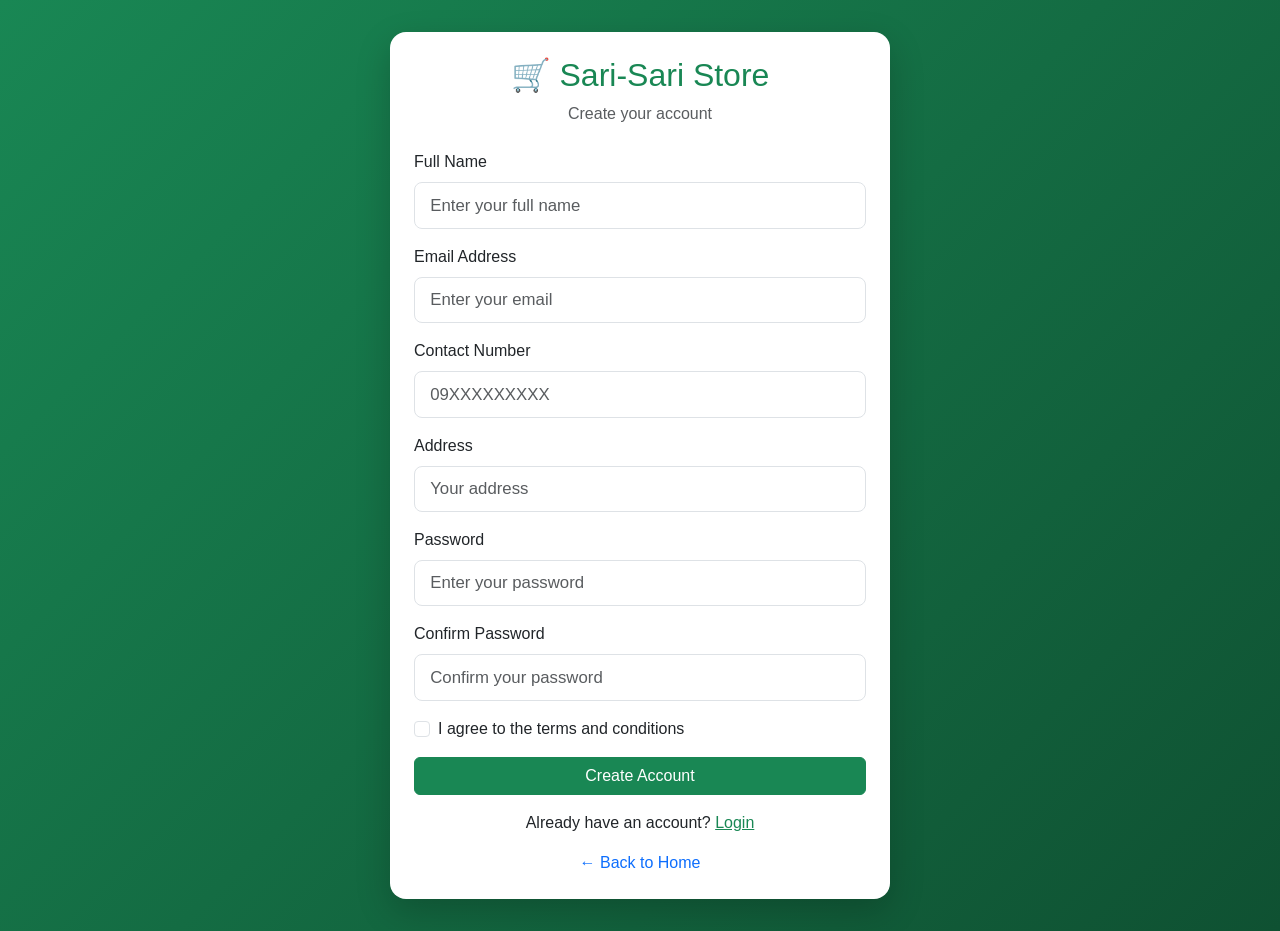
<file: register.html>
﻿<!DOCTYPE html>
<html lang="en">
<head>
    <meta charset="UTF-8">
    <meta name="viewport" content="width=device-width, initial-scale=1.0">
    <title>Register - Sari-Sari Store</title>
    <link href="https://cdn.jsdelivr.net/npm/bootstrap@5.3.3/dist/css/bootstrap.min.css" rel="stylesheet">
    <link rel="stylesheet" href="css/style.css">
    <style>
        .error-text { color: #dc3545; font-size: 14px; margin-top: 4px; display: none; }
        .form-control.is-invalid { border-color: #dc3545; }
        .form-control.is-valid { border-color: #198754; }
    </style>
</head>

<body>

<div class="register-container">
    <div class="card register-card shadow">
        <div class="card-body p-4">

            <div class="text-center mb-4">
                <h2 class="text-success">🛒 Sari-Sari Store</h2>
                <p class="text-muted">Create your account</p>
            </div>

            <form id="registerForm" novalidate>

                <div class="mb-3">
                    <label for="name" class="form-label">Full Name</label>
                    <input type="text" class="form-control" id="name" placeholder="Enter your full name">
                    <div class="error-text" id="nameError">Full name is required.</div>
                </div>

                <div class="mb-3">
                    <label for="email" class="form-label">Email Address</label>
                    <input type="email" class="form-control" id="email" placeholder="Enter your email">
                    <div class="error-text" id="emailError">Please enter a valid email.</div>
                </div>

                <div class="mb-3">
                    <label for="contact" class="form-label">Contact Number</label>
                    <input type="tel" class="form-control" id="contact" placeholder="09XXXXXXXXX">
                    <div class="error-text" id="contactError">Please enter a valid contact number.</div>
                </div>

                <div class="mb-3">
                    <label for="address" class="form-label">Address</label>
                    <input type="text" class="form-control" id="address" placeholder="Your address">
                    <div class="error-text" id="addressError">Address is required.</div>
                </div>

                <div class="mb-3">
                    <label for="password" class="form-label">Password</label>
                    <input type="password" class="form-control" id="password" placeholder="Enter your password">
                    <div class="error-text" id="passwordError">Password must be at least 6 characters.</div>
                </div>

                <div class="mb-3">
                    <label for="confirmPassword" class="form-label">Confirm Password</label>
                    <input type="password" class="form-control" id="confirmPassword" placeholder="Confirm your password">
                    <div class="error-text" id="confirmError">Passwords do not match.</div>
                </div>

                <div class="form-check mb-3">
                    <input class="form-check-input" type="checkbox" id="terms">
                    <label class="form-check-label" for="terms">
                        I agree to the terms and conditions
                    </label>
                    <div class="error-text" id="termsError">You must agree to the terms.</div>
                </div>

                <button type="submit" class="btn btn-success w-100">Create Account</button>

            </form>

            <div class="text-center mt-3">
                <p class="mb-0">
                    Already have an account?
                    <a href="login.html" class="text-success">Login</a>
                </p>
            </div>

            <div class="text-center mt-3">
                <a href="index.html" class="text-decoration-none">← Back to Home</a>
            </div>

        </div>
    </div>
</div>

<script src="https://cdn.jsdelivr.net/npm/bootstrap@5.3.3/dist/js/bootstrap.bundle.min.js"></script>
<script src="js/shared.js"></script>

<script>
    const registerForm = document.getElementById("registerForm");
    const nameInput = document.getElementById("name");
    const emailInput = document.getElementById("email");
    const contactInput = document.getElementById("contact");
    const addressInput = document.getElementById("address");
    const passwordInput = document.getElementById("password");
    const confirmInput = document.getElementById("confirmPassword");
    const termsCheck = document.getElementById("terms");

    const nameError = document.getElementById("nameError");
    const emailError = document.getElementById("emailError");
    const contactError = document.getElementById("contactError");
    const addressError = document.getElementById("addressError");
    const passwordError = document.getElementById("passwordError");
    const confirmError = document.getElementById("confirmError");
    const termsError = document.getElementById("termsError");

    function isValidEmail(email) {
        return /^[^\s@]+@[^\s@]+\.[^\s@]+$/.test(email);
    }

    function showError(input, errorElement, message) {
        if (input) {
            input.classList.add("is-invalid");
            input.classList.remove("is-valid");
        }
        errorElement.textContent = message;
        errorElement.style.display = "block";
    }

    function showSuccess(input, errorElement) {
        if (input) {
            input.classList.remove("is-invalid");
            input.classList.add("is-valid");
        }
        errorElement.style.display = "none";
    }

    // Validation events
    nameInput.addEventListener("input", function() {
        if (nameInput.value.trim().length >= 2) showSuccess(nameInput, nameError);
        else { nameInput.classList.remove("is-valid", "is-invalid"); nameError.style.display = "none"; }
    });

    emailInput.addEventListener("input", function() {
        if (isValidEmail(emailInput.value.trim())) showSuccess(emailInput, emailError);
        else { emailInput.classList.remove("is-valid", "is-invalid"); emailError.style.display = "none"; }
    });

    passwordInput.addEventListener("input", function() {
        if (passwordInput.value.length >= 6) showSuccess(passwordInput, passwordError);
        else { passwordInput.classList.remove("is-valid", "is-invalid"); passwordError.style.display = "none"; }
        if (confirmInput.value.length > 0) {
            if (confirmInput.value === passwordInput.value) showSuccess(confirmInput, confirmError);
            else { confirmInput.classList.remove("is-valid", "is-invalid"); confirmError.style.display = "none"; }
        }
    });

    confirmInput.addEventListener("input", function() {
        if (confirmInput.value === passwordInput.value && confirmInput.value.length > 0) showSuccess(confirmInput, confirmError);
        else { confirmInput.classList.remove("is-valid", "is-invalid"); confirmError.style.display = "none"; }
    });

    registerForm.addEventListener("submit", async function(event) {
        event.preventDefault();
        let isValid = true;

        if (nameInput.value.trim().length < 2) { showError(nameInput, nameError, "Please enter your full name."); isValid = false; }
        else showSuccess(nameInput, nameError);

        const email = emailInput.value.trim().toLowerCase();
        if (email === "" || !isValidEmail(email)) { showError(emailInput, emailError, "Please enter a valid email."); isValid = false; }
        else showSuccess(emailInput, emailError);

        const contact = contactInput.value.trim();
        if (contact === "" || contact.length < 10) { showError(contactInput, contactError, "Please enter a valid contact."); isValid = false; }
        else showSuccess(contactInput, contactError);

        const address = addressInput.value.trim();
        if (address === "") { showError(addressInput, addressError, "Address is required."); isValid = false; }
        else showSuccess(addressInput, addressError);

        const password = passwordInput.value;
        if (password === "" || password.length < 6) { showError(passwordInput, passwordError, "Password must be 6+ chars."); isValid = false; }
        else showSuccess(passwordInput, passwordError);

        if (confirmInput.value === "" || confirmInput.value !== password) { showError(confirmInput, confirmError, "Passwords do not match."); isValid = false; }
        else showSuccess(confirmInput, confirmError);

        if (!termsCheck.checked) { showError(null, termsError, "You must agree."); isValid = false; }
        else termsError.style.display = "none";

        if (!isValid) {
            showToast("Please fix the errors in the form.", "warning");
            return;
        }

        const newUser = {
            name: nameInput.value.trim(),
            email: email,
            password: password,
            contact: contact,
            address: address
        };

        try {
            const response = await fetch('api/register.php', {
                method: 'POST',
                headers: { 'Content-Type': 'application/json' },
                body: JSON.stringify(newUser)
            });
            const data = await response.json();

            if (data.success) {
                showToast("Registration successful! You can now login.", "success");
                setTimeout(function() { window.location.href = "login.html"; }, 1500);
            } else {
                showToast(data.message, "danger");
            }
        } catch (error) {
            showToast("Server error. Please try again.", "danger");
        }
    });
</script>

</body>
</html>
</file>
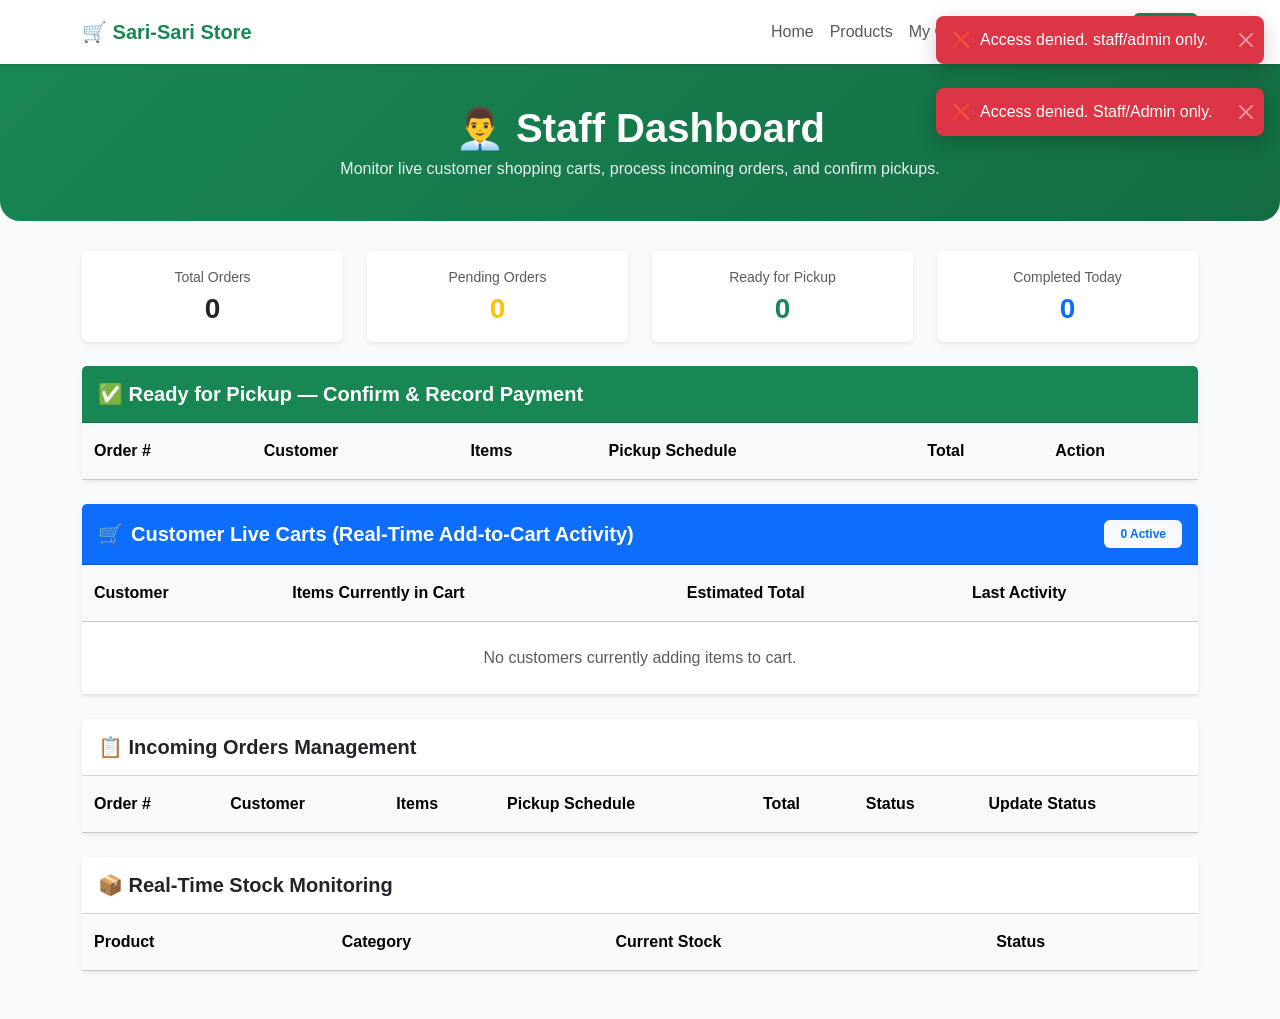
<file: staff-dashboard.html>
<!DOCTYPE html>
<html lang="en">
<head>
    <meta charset="UTF-8">
    <meta name="viewport" content="width=device-width, initial-scale=1.0, maximum-scale=5.0">
    <title>Staff Dashboard - Sari-Sari Store</title>
    <link href="https://cdn.jsdelivr.net/npm/bootstrap@5.3.3/dist/css/bootstrap.min.css" rel="stylesheet">
    <link rel="stylesheet" href="css/style.css">
</head>
<body>

<!-- NAVBAR (DYNAMIC) -->
<nav class="navbar navbar-expand-lg bg-white shadow-sm sticky-top">
    <div class="container">
        <a class="navbar-brand text-success" href="index.html">🛒 Sari-Sari Store</a>
        <button class="navbar-toggler" type="button" data-bs-toggle="collapse" data-bs-target="#navbarMenu">
            <span class="navbar-toggler-icon"></span>
        </button>
        <div class="collapse navbar-collapse" id="navbarMenu">
            <ul class="navbar-nav ms-auto align-items-lg-center" id="navLinks"></ul>
        </div>
    </div>
</nav>

<!-- PAGE HEADER -->
<section class="page-header text-center">
    <div class="container">
        <h1>👨‍💼 Staff Dashboard</h1>
        <p>Monitor live customer shopping carts, process incoming orders, and confirm pickups.</p>
    </div>
</section>

<div class="container pb-5">

    <div id="adminBackWrapper" class="mb-3" style="display: none;">
        <a href="admin-dashboard.html" class="btn btn-outline-success btn-sm">
            ← Back to Admin Dashboard
        </a>
    </div>

    <!-- STATS -->
    <div class="row g-4 mb-4">
        <div class="col-md-3 col-6">
            <div class="card shadow-sm text-center p-3 border-0">
                <small class="text-muted">Total Orders</small>
                <h3 class="fw-bold mt-1 mb-0" id="staffTotalOrders">0</h3>
            </div>
        </div>
        <div class="col-md-3 col-6">
            <div class="card shadow-sm text-center p-3 border-0">
                <small class="text-muted">Pending Orders</small>
                <h3 class="fw-bold text-warning mt-1 mb-0" id="staffPendingOrders">0</h3>
            </div>
        </div>
        <div class="col-md-3 col-6">
            <div class="card shadow-sm text-center p-3 border-0">
                <small class="text-muted">Ready for Pickup</small>
                <h3 class="fw-bold text-success mt-1 mb-0" id="staffReadyOrders">0</h3>
            </div>
        </div>
        <div class="col-md-3 col-6">
            <div class="card shadow-sm text-center p-3 border-0">
                <small class="text-muted">Completed Today</small>
                <h3 class="fw-bold text-primary mt-1 mb-0" id="staffCompletedOrders">0</h3>
            </div>
        </div>
    </div>

    <!-- READY FOR PICKUP TABLE -->
    <div class="card shadow-sm mb-4 border-0">
        <div class="card-header bg-success text-white py-3">
            <h5 class="mb-0 fw-bold">✅ Ready for Pickup — Confirm & Record Payment</h5>
        </div>
        <div class="card-body p-0">
            <div class="table-responsive">
                <table class="table table-hover align-middle mb-0">
                    <thead class="table-light">
                        <tr>
                            <th>Order #</th>
                            <th>Customer</th>
                            <th>Items</th>
                            <th>Pickup Schedule</th>
                            <th>Total</th>
                            <th>Action</th>
                        </tr>
                    </thead>
                    <tbody id="readyOrdersTable"></tbody>
                </table>
            </div>
        </div>
    </div>

    <!-- REAL-TIME CUSTOMER LIVE CARTS (SHOPPING BASKETS IN PROGRESS) -->
    <div class="card shadow-sm mb-4 border-0">
        <div class="card-header bg-primary text-white py-3 d-flex justify-content-between align-items-center">
            <h5 class="mb-0 fw-bold d-flex align-items-center gap-2">
                <span>🛒</span> Customer Live Carts (Real-Time Add-to-Cart Activity)
            </h5>
            <span class="badge bg-light text-primary fw-bold px-3 py-2" id="liveCartBadge">0 Active</span>
        </div>
        <div class="card-body p-0">
            <div class="table-responsive">
                <table class="table table-hover align-middle mb-0">
                    <thead class="table-light">
                        <tr>
                            <th>Customer</th>
                            <th>Items Currently in Cart</th>
                            <th>Estimated Total</th>
                            <th>Last Activity</th>
                        </tr>
                    </thead>
                    <tbody id="liveCartsTable">
                        <tr><td colspan="4" class="text-center text-muted py-4">No customers currently adding items to cart.</td></tr>
                    </tbody>
                </table>
            </div>
        </div>
    </div>

    <!-- INCOMING ORDERS TABLE -->
    <div class="card shadow-sm mb-4 border-0">
        <div class="card-header bg-white py-3">
            <h5 class="mb-0 fw-bold">📋 Incoming Orders Management</h5>
        </div>
        <div class="card-body p-0">
            <div class="table-responsive">
                <table class="table table-hover align-middle mb-0">
                    <thead class="table-light">
                        <tr>
                            <th>Order #</th>
                            <th>Customer</th>
                            <th>Items</th>
                            <th>Pickup Schedule</th>
                            <th>Total</th>
                            <th>Status</th>
                            <th>Update Status</th>
                        </tr>
                    </thead>
                    <tbody id="staffOrdersTable"></tbody>
                </table>
            </div>
        </div>
    </div>

    <!-- STOCK MONITORING TABLE -->
    <div class="card shadow-sm border-0">
        <div class="card-header bg-white py-3">
            <h5 class="mb-0 fw-bold">📦 Real-Time Stock Monitoring</h5>
        </div>
        <div class="card-body p-0">
            <div class="table-responsive">
                <table class="table table-hover align-middle mb-0">
                    <thead class="table-light">
                        <tr>
                            <th>Product</th>
                            <th>Category</th>
                            <th>Current Stock</th>
                            <th>Status</th>
                        </tr>
                    </thead>
                    <tbody id="staffStockTable"></tbody>
                </table>
            </div>
        </div>
    </div>

</div>

<!-- CONFIRM PICKUP & PAYMENT MODAL -->
<div class="modal fade" id="pickupModal" tabindex="-1" aria-hidden="true">
    <div class="modal-dialog modal-dialog-centered">
        <div class="modal-content border-0 shadow-lg" style="border-radius: 16px; overflow: hidden;">
            <div class="modal-header bg-success text-white py-3">
                <h5 class="modal-title fw-bold d-flex align-items-center gap-2">
                    <span>✅</span> Confirm Pickup & Record Cash Payment
                </h5>
                <button type="button" class="btn-close btn-close-white" data-bs-dismiss="modal" aria-label="Close"></button>
            </div>
            <div class="modal-body p-4">
                <input type="hidden" id="pickupOrderId" value="">
                
                <div class="alert alert-success-subtle border border-success-subtle rounded-3 p-3 mb-3">
                    <div class="d-flex justify-content-between align-items-center">
                        <strong class="fs-5 text-success">Order #<span id="pickupOrderDisplayId"></span></strong>
                        <span class="badge bg-success">Ready for Pickup</span>
                    </div>
                    <div class="text-muted small mt-1">Customer: <strong id="pickupCustomer" class="text-dark"></strong></div>
                </div>

                <div class="mb-3">
                    <label class="form-label small fw-semibold text-muted">Total Amount Due</label>
                    <input type="text" class="form-control form-control-lg fw-bold text-success bg-light" id="pickupTotal" readonly style="font-size: 1.4rem;">
                </div>

                <div class="mb-3">
                    <div class="d-flex justify-content-between align-items-center mb-1">
                        <label class="form-label small fw-semibold mb-0">Cash Received <span class="text-danger">*</span></label>
                        <div class="btn-group btn-group-sm" role="group">
                            <button type="button" class="btn btn-outline-secondary py-0 px-2" id="quickExactBtn">Exact</button>
                            <button type="button" class="btn btn-outline-secondary py-0 px-2" id="quick500Btn">₱500</button>
                            <button type="button" class="btn btn-outline-secondary py-0 px-2" id="quick1000Btn">₱1000</button>
                        </div>
                    </div>
                    <div class="input-group input-group-lg">
                        <span class="input-group-text bg-white fw-bold">₱</span>
                        <input type="number" class="form-control fw-bold" id="pickupCashReceived" placeholder="0.00" min="0" step="any" autofocus>
                    </div>
                    <div id="cashValidationMsg" class="form-text mt-1"></div>
                </div>

                <div class="mb-2">
                    <label class="form-label small fw-semibold text-muted">Change (Sukli)</label>
                    <input type="text" class="form-control form-control-lg fw-bold bg-light" id="pickupChange" readonly placeholder="₱0.00">
                </div>
            </div>
            <div class="modal-footer bg-light px-4 py-3">
                <button type="button" class="btn btn-secondary px-3" data-bs-dismiss="modal">Cancel</button>
                <button type="button" class="btn btn-success fw-semibold px-4" id="confirmPickupBtn" disabled>
                    <span id="confirmPickupBtnText">Confirm Payment & Complete</span>
                    <span id="confirmPickupSpinner" class="spinner-border spinner-border-sm ms-2 d-none" role="status"></span>
                </button>
            </div>
        </div>
    </div>
</div>

<script src="https://cdn.jsdelivr.net/npm/bootstrap@5.3.3/dist/js/bootstrap.bundle.min.js"></script>
<script src="js/shared.js"></script>
<script src="js/script.js"></script>
<script src="js/admin.js"></script>
<script>
    let pickupModalInstance = null;
    let pickupCurrentTotal = 0;
    let pickupCurrentOrderId = null;

    function renderReadyOrders() {
        const tbody = document.getElementById("readyOrdersTable");
        if (!tbody) return;
        const orders = getOrders();
        const ready = orders.filter(function(o) { return o.status === "Ready for Pickup"; });

        tbody.innerHTML = "";
        if (ready.length === 0) {
            tbody.innerHTML = '<tr><td colspan="6" class="text-center text-muted py-4">No orders currently ready for pickup.</td></tr>';
            return;
        }

        ready.forEach(function(o) {
            const items = o.items.map(function(i) { return i.name + " x" + i.qty; }).join(", ");
            const displayNum = o.order_number || o.display_id || o.id;
            const row = document.createElement("tr");
            row.innerHTML = `
                <td><strong class="text-success">#${displayNum}</strong></td>
                <td>${o.customer_name || "Guest"}</td>
                <td><small>${items}</small></td>
                <td><small>${o.pickup_date || "-"}<br>${o.pickup_time || "-"}</small></td>
                <td><strong class="text-success">₱${o.total.toFixed(2)}</strong></td>
                <td>
                    <button class="btn btn-success btn-sm confirm-pickup-btn fw-semibold" data-order-id="${o.id}">
                        ✅ Confirm Pickup
                    </button>
                </td>
            `;
            tbody.appendChild(row);
        });

        tbody.querySelectorAll(".confirm-pickup-btn").forEach(function(btn) {
            btn.addEventListener("click", function() {
                const orderId = parseInt(btn.getAttribute("data-order-id"));
                const orders = getOrders();
                const o = orders.find(x => x.id === orderId);
                if (!o) return;
                
                pickupCurrentOrderId = o.id;
                pickupCurrentTotal = parseFloat(o.total) || 0;
                const displayNum = o.order_number || o.display_id || o.id;
                
                document.getElementById("pickupOrderId").value = o.id;
                document.getElementById("pickupOrderDisplayId").textContent = displayNum;
                document.getElementById("pickupCustomer").textContent = (o.customer_name || "Guest") + (o.contact_number ? " (" + o.contact_number + ")" : "");
                document.getElementById("pickupTotal").value = "₱" + pickupCurrentTotal.toFixed(2);
                
                const cashInput = document.getElementById("pickupCashReceived");
                cashInput.value = "";
                document.getElementById("pickupChange").value = "";
                document.getElementById("cashValidationMsg").textContent = "";
                document.getElementById("confirmPickupBtn").disabled = true;
                
                if (pickupModalInstance) {
                    pickupModalInstance.show();
                    setTimeout(() => cashInput.focus(), 400);
                }
            });
        });
    }

    // REAL-TIME CUSTOMER LIVE CARTS FETCH & RENDER
    async function renderLiveCarts() {
        const tbody = document.getElementById("liveCartsTable");
        const badge = document.getElementById("liveCartBadge");
        if (!tbody) return;

        try {
            const res = await fetch('api/cart.php');
            const carts = await res.json();
            
            if (badge) badge.textContent = (carts ? carts.length : 0) + " Active";
            tbody.innerHTML = "";

            if (!carts || carts.length === 0) {
                tbody.innerHTML = '<tr><td colspan="4" class="text-center text-muted py-4">No customers are currently adding items to cart.</td></tr>';
                return;
            }

            carts.forEach(function(c) {
                const itemsText = (c.items || []).map(function(it) {
                    return it.name + " x" + it.qty;
                }).join(", ");

                let timeText = "Just now";
                if (c.updated_at) {
                    const diff = Math.floor((new Date().getTime() - new Date(c.updated_at).getTime()) / 1000);
                    if (diff > 60) timeText = Math.floor(diff / 60) + "m ago";
                    else if (diff > 0) timeText = diff + "s ago";
                }

                const row = document.createElement("tr");
                row.innerHTML = `
                    <td>
                        <strong class="text-dark">${c.customer_name || 'Guest'}</strong><br>
                        <small class="text-muted">${c.user_email || '-'}</small>
                    </td>
                    <td>
                        <span class="badge bg-light text-dark border me-1">${(c.items || []).length} items</span>
                        <small class="text-secondary">${itemsText}</small>
                    </td>
                    <td><strong class="text-success">₱${(c.total || 0).toFixed(2)}</strong></td>
                    <td><span class="badge bg-success-subtle text-success">${timeText}</span></td>
                `;
                tbody.appendChild(row);
            });
        } catch (e) {
            console.error("Live carts fetch error", e);
        }
    }

    document.addEventListener("DOMContentLoaded", async function() {
        const user = JSON.parse(localStorage.getItem("loggedInUser") || "{}");
        if (user.role !== "staff" && user.role !== "admin") {
            showToast("Access denied. Staff/Admin only.", "danger");
            setTimeout(function() { window.location.href = "login.html"; }, 1500);
            return;
        }

        if (user.role === "admin") {
            document.getElementById("adminBackWrapper").style.display = "block";
        }

        if (typeof renderNavbar === "function") renderNavbar();

        const modalEl = document.getElementById("pickupModal");
        if (modalEl) pickupModalInstance = new bootstrap.Modal(modalEl);

        await getOrdersFromDB();
        await getProductsFromDB();

        renderStaffOrders();
        renderReadyOrders();
        renderStaffStock();
        renderLiveCarts();

        const cashInput = document.getElementById("pickupCashReceived");
        const changeEl = document.getElementById("pickupChange");
        const msgEl = document.getElementById("cashValidationMsg");
        const confirmBtn = document.getElementById("confirmPickupBtn");

        function updateChangeCalc() {
            const cash = parseFloat(cashInput.value) || 0;

            if (cashInput.value.trim() === "" || cash === 0) {
                changeEl.value = "";
                msgEl.textContent = "";
                confirmBtn.disabled = true;
                return;
            }

            const change = cash - pickupCurrentTotal;
            if (change >= 0) {
                changeEl.value = "₱" + change.toFixed(2);
                changeEl.className = "form-control form-control-lg fw-bold bg-light text-success";
                msgEl.innerHTML = '<span class="text-success fw-semibold">✓ Sufficient Cash</span>';
                confirmBtn.disabled = false;
            } else {
                changeEl.value = "⚠️ Insufficient";
                changeEl.className = "form-control form-control-lg fw-bold bg-light text-danger";
                msgEl.innerHTML = '<span class="text-danger fw-semibold">Kulang pa ng ₱' + Math.abs(change).toFixed(2) + '</span>';
                confirmBtn.disabled = true;
            }
        }

        if (cashInput) cashInput.addEventListener("input", updateChangeCalc);
        
        const quickExact = document.getElementById("quickExactBtn");
        const quick500 = document.getElementById("quick500Btn");
        const quick1000 = document.getElementById("quick1000Btn");
        
        if (quickExact) quickExact.addEventListener("click", () => { cashInput.value = pickupCurrentTotal.toFixed(2); updateChangeCalc(); });
        if (quick500) quick500.addEventListener("click", () => { cashInput.value = "500.00"; updateChangeCalc(); });
        if (quick1000) quick1000.addEventListener("click", () => { cashInput.value = "1000.00"; updateChangeCalc(); });

        if (confirmBtn) {
            confirmBtn.addEventListener("click", async function() {
                const cash = parseFloat(cashInput.value) || 0;

                if (cash < pickupCurrentTotal) {
                    showToast("Insufficient cash. Total due is ₱" + pickupCurrentTotal.toFixed(2), "danger");
                    return;
                }

                const spinner = document.getElementById("confirmPickupSpinner");
                const btnText = document.getElementById("confirmPickupBtnText");
                confirmBtn.disabled = true;
                btnText.textContent = "Recording...";
                spinner.classList.remove("d-none");

                try {
                    const success = await updateOrderStatus(pickupCurrentOrderId, "Completed", null, { 
                        amount_paid: cash, 
                        change_amount: Math.max(0, cash - pickupCurrentTotal)
                    });

                    if (success) {
                        if (pickupModalInstance) pickupModalInstance.hide();
                        showToast("Payment recorded! Order #" + document.getElementById("pickupOrderDisplayId").textContent + " is now Completed.", "success");
                        await getOrdersFromDB();
                        renderStaffOrders();
                        renderReadyOrders();
                        renderStaffStock();
                        renderLiveCarts();
                    }
                } catch (err) {
                    console.error("Confirm pickup error:", err);
                    showToast("Error processing payment. Please try again.", "danger");
                } finally {
                    confirmBtn.disabled = false;
                    btnText.textContent = "Confirm Payment & Complete";
                    spinner.classList.add("d-none");
                }
            });
        }

        // Auto-sync every 8s: updates live carts, incoming orders, and inventory
        setInterval(async function() {
            try {
                await getOrdersFromDB();
                await getProductsFromDB();
                renderStaffOrders();
                renderReadyOrders();
                renderStaffStock();
                renderLiveCarts();
            } catch (err) {
                console.error("Auto-sync error", err);
            }
        }, 8000);
    });
</script>

</body>
</html>
</file>
<file: css/style.css>
﻿/* =========================
   GENERAL
========================= */

body {
    background-color: #f8f9fa;
    font-family: Arial, sans-serif;
    color: #212529;
}


/* ==============================================
   NAVBAR (MOBILE RESPONSIVE & NO LAYOUT SHIFT)
============================================== */

.navbar {
    padding: 12px 0;
    position: relative;
    z-index: 1050;
    background: #ffffff !important;
}

.navbar .container,
.navbar .container-fluid {
    display: flex !important;
    align-items: center !important;
    justify-content: space-between !important;
    flex-wrap: nowrap !important;
}

.navbar-brand {
    font-weight: 700;
    font-size: 1.25rem;
    color: #198754 !important;
    display: inline-flex;
    align-items: center;
    gap: 8px;
    margin-right: 0;
    white-space: nowrap;
}

.navbar-toggler {
    border: 1.5px solid rgba(25, 135, 84, 0.35) !important;
    border-radius: 10px !important;
    padding: 6px 10px !important;
    background: #f8fbf9 !important;
    box-shadow: none !important;
    outline: none !important;
    transition: all 0.2s ease;
}

.navbar-toggler:hover,
.navbar-toggler:focus {
    background: #e8f5e9 !important;
    border-color: #198754 !important;
}

.navbar-toggler-icon {
    width: 22px;
    height: 22px;
}

/* Floating mobile drawer menu (Never pushes down or breaks hero/content) */
@media (max-width: 991.98px) {
    .navbar-collapse {
        position: absolute;
        top: calc(100% + 8px);
        left: 14px;
        right: 14px;
        background: #ffffff;
        border-radius: 16px;
        box-shadow: 0 16px 40px rgba(0, 0, 0, 0.18), 0 2px 10px rgba(25, 135, 84, 0.1);
        border: 1px solid rgba(25, 135, 84, 0.15);
        padding: 16px;
        z-index: 1060;
        max-height: calc(100vh - 120px);
        overflow-y: auto;
        animation: mobileMenuDrop 0.25s cubic-bezier(0.16, 1, 0.3, 1) forwards;
    }

    @keyframes mobileMenuDrop {
        from {
            opacity: 0;
            transform: translateY(-8px) scale(0.98);
        }
        to {
            opacity: 1;
            transform: translateY(0) scale(1);
        }
    }

    .navbar-nav {
        display: flex;
        flex-direction: column;
        gap: 6px;
        margin: 0;
        padding: 0;
    }

    .navbar-nav .nav-item {
        width: 100%;
    }

    .navbar-nav .nav-link {
        display: flex;
        align-items: center;
        justify-content: space-between;
        padding: 11px 16px !important;
        border-radius: 10px;
        color: #2c3e50;
        font-weight: 500;
        font-size: 1.05rem;
        transition: all 0.2s ease;
    }

    .navbar-nav .nav-link:hover,
    .navbar-nav .nav-link:focus,
    .navbar-nav .nav-link.active {
        background: #e8f5e9;
        color: #198754 !important;
        font-weight: 600;
    }

    .navbar-nav .btn {
        width: 100%;
        display: flex;
        align-items: center;
        justify-content: center;
        gap: 8px;
        padding: 11px 16px !important;
        border-radius: 10px !important;
        font-size: 1rem !important;
        font-weight: 600;
        margin-top: 6px;
        margin-left: 0 !important;
    }

    .navbar-nav .dropdown-menu {
        position: static !important;
        float: none;
        width: 100% !important;
        margin-top: 6px;
        border: 1px solid #e9ecef;
        box-shadow: none;
        border-radius: 10px;
    }
}


/* =========================
   BUTTONS
========================= */

.btn-success {
    border-radius: 6px;
}


/* =========================
   HERO (Index page)
========================= */

.hero {
    background: linear-gradient(135deg, #198754 0%, #146c43 100%);
    color: white;
    padding: 60px 20px;
    border-radius: 0 0 20px 20px;
}

.hero h1 {
    font-weight: bold;
}


/* =========================
   PAGE HEADER (Iba pang pages)
========================= */

.page-header {
    background: linear-gradient(135deg, #198754 0%, #146c43 100%);
    color: white;
    padding: 40px 20px;
    border-radius: 0 0 20px 20px;
    margin-bottom: 30px;
}

.page-header h1,
.page-header h2 {
    font-weight: bold;
    margin-bottom: 5px;
}

.page-header p {
    margin-bottom: 0;
    opacity: 0.9;
}


/* =========================
   PRODUCT CARD
========================= */

.product-card {
    transition: 0.2s;
    border: none;
}

.product-card:hover {
    transform: translateY(-5px);
    box-shadow: 0 8px 20px rgba(25, 135, 84, 0.15) !important;
}

.product-image {
    height: 180px;
    object-fit: contain;
    padding: 15px;
}

.price {
    color: #198754;
    font-size: 20px;
    font-weight: bold;
}

.stock {
    font-size: 14px;
}


/* =========================
   LOGIN & REGISTER (RESPONSIVE)
========================= */

.login-container,
.register-container {
    min-height: 100vh;
    min-height: 100dvh;
    display: flex;
    align-items: center;
    justify-content: center;
    background: linear-gradient(135deg, #198754 0%, #0f5132 100%);
    padding: clamp(14px, 3.5vw, 32px);
}

.login-card,
.register-card {
    width: 100%;
    border: none;
    border-radius: 16px;
    box-shadow: 0 12px 35px rgba(0, 0, 0, 0.2) !important;
    background: #ffffff;
    overflow: hidden;
}

.login-card {
    max-width: 420px;
}

.register-card {
    max-width: 500px;
}

.login-card .card-body,
.register-card .card-body {
    padding: clamp(1.25rem, 4vw, 2.25rem);
}

@media (max-width: 480px) {
    .login-container,
    .register-container {
        padding: 12px 8px;
    }
    .login-card,
    .register-card {
        border-radius: 12px;
    }
}


/* =========================
   CART
========================= */

.cart-card {
    background-color: white;
    border-radius: 10px;
    padding: 20px;
}

.summary-card {
    background-color: white;
    border-radius: 10px;
    border-left: 4px solid #198754;
}


/* =========================
   CHECKOUT
========================= */

.checkout-card {
    background-color: white;
    border-radius: 10px;
    padding: 25px;
}


/* =========================
   ORDER CARDS
========================= */

.order-card {
    background-color: white;
    border-radius: 10px;
    padding: 20px;
    border-left: 4px solid #198754;
    transition: 0.2s;
}

.order-card:hover {
    box-shadow: 0 8px 20px rgba(25, 135, 84, 0.15) !important;
}


/* =========================
   FOOTER
========================= */

footer {
    margin-top: 50px;
}


/* =========================
   MOBILE
========================= */

@media (max-width: 768px) {

    .hero {
        padding: 40px 15px;
    }

    .page-header {
        padding: 30px 15px;
    }

    .product-image {
        height: 150px;
    }

}

/* =========================
   DROPDOWNS & INPUTS (RESPONSIVE)
========================= */

select, 
select.form-select, 
select.form-control, 
.form-select, 
.form-select-sm, 
.status-select,
input.form-control,
input[type="date"],
input[type="text"],
input[type="number"],
input[type="email"],
input[type="password"] {
    font-size: 1.05rem !important; 
    padding: 0.6rem 0.95rem !important; 
    height: auto !important; 
    border-radius: 0.5rem !important;
}

@media (max-width: 576px) {
    select, 
    select.form-select, 
    select.form-control, 
    .form-select, 
    .status-select,
    input.form-control,
    input[type="date"],
    input[type="text"],
    input[type="number"],
    input[type="email"],
    input[type="password"] {
        font-size: 1rem !important; 
        padding: 0.55rem 0.85rem !important; 
    }
}

/* Malaking options sa loob */
select option {
    font-size: 1rem;
}

/* Ayusin ang table */
.table td, .table th {
    vertical-align: middle;
    padding: 1rem 0.75rem;
}

/* =========================
   TOAST + GLOBAL MODALS
========================= */

/* Toast container - laging nasa taas-kanan, naka-stack */
#toastContainer {
    z-index: 9999;
    max-width: 360px;
    width: 100%;
    pointer-events: none;
}

#toastContainer .toast {
    min-width: 280px;
    box-shadow: 0 6px 20px rgba(0, 0, 0, 0.2);
    border-radius: 8px;
    pointer-events: auto;
    opacity: 0;
    transition: opacity 0.3s ease;
}

#toastContainer .toast.show {
    opacity: 1;
}

#toastContainer .toast-body {
    font-size: 1rem;
    padding: 0.75rem 1rem;
    display: flex;
    align-items: center;
    gap: 0.25rem;
}

/* Global modals - consistent rounded corners */
#globalConfirmModal .modal-content,
#globalPromptModal .modal-content {
    border-radius: 12px;
    border: none;
    overflow: hidden;
}

#globalConfirmModal .modal-header,
#globalPromptModal .modal-header {
    border-bottom: none;
}

#globalConfirmModal .modal-body,
#globalPromptModal .modal-body {
    font-size: 1.05rem;
    padding: 1.25rem 1.5rem;
}

#globalConfirmModal .modal-footer,
#globalPromptModal .modal-footer {
    border-top: none;
    padding: 0.75rem 1.5rem 1.25rem;
}

/* Responsive: full-width toast sa mobile */
@media (max-width: 576px) {
    #toastContainer {
        max-width: calc(100% - 1rem);
        padding: 0.5rem !important;
    }

    #toastContainer .toast {
        min-width: 0;
        width: 100%;
    }
}


/* ==============================================
   PAGE TRANSITIONS & MODERN LOADING ANIMATION
============================================== */

/* Smooth entrance for every page */
body {
    animation: pageEntrance 0.35s cubic-bezier(0.16, 1, 0.3, 1);
}

@keyframes pageEntrance {
    0% {
        opacity: 0.6;
        transform: translateY(6px);
    }
    100% {
        opacity: 1;
        transform: translateY(0);
    }
}

/* Glowing Top Progress Bar (YouTube / GitHub style) */
#globalTopProgress {
    position: fixed;
    top: 0;
    left: 0;
    width: 0%;
    height: 3.5px;
    background: linear-gradient(90deg, #198754, #20c997, #10b981);
    box-shadow: 0 0 12px rgba(32, 201, 151, 0.9), 0 0 4px rgba(25, 135, 84, 0.7);
    z-index: 100000;
    pointer-events: none;
    transition: width 0.28s cubic-bezier(0.1, 0.9, 0.2, 1), opacity 0.25s ease;
    opacity: 0;
}

#globalTopProgress.loading {
    opacity: 1;
    width: 75%;
}

#globalTopProgress.done {
    width: 100%;
    opacity: 0;
    transition: width 0.15s ease, opacity 0.35s ease 0.1s;
}

/* Modern Glassmorphic Fullscreen Loading Overlay */
#globalPageLoader {
    position: fixed;
    inset: 0;
    z-index: 99999;
    background: rgba(255, 255, 255, 0.88);
    backdrop-filter: blur(10px);
    -webkit-backdrop-filter: blur(10px);
    display: flex;
    flex-direction: column;
    align-items: center;
    justify-content: center;
    gap: 14px;
    opacity: 0;
    visibility: hidden;
    pointer-events: none;
    transition: opacity 0.22s cubic-bezier(0.4, 0, 0.2, 1), visibility 0.22s;
}

#globalPageLoader.active {
    opacity: 1;
    visibility: visible;
    pointer-events: auto;
}

/* Spinner wrapper + pulsing cart badge */
.loader-spinner-box {
    position: relative;
    width: 76px;
    height: 76px;
    display: flex;
    align-items: center;
    justify-content: center;
}

.loader-ring {
    position: absolute;
    inset: 0;
    border-radius: 50%;
    border: 3.5px solid rgba(25, 135, 84, 0.15);
    border-top-color: #198754;
    border-right-color: #20c997;
    animation: loaderSpin 0.75s cubic-bezier(0.55, 0.15, 0.45, 0.85) infinite;
}

.loader-icon {
    font-size: 30px;
    user-select: none;
    animation: loaderPulse 1.2s ease-in-out infinite;
    display: inline-block;
}

.loader-caption {
    font-size: 0.95rem;
    font-weight: 600;
    color: #146c43;
    letter-spacing: 0.6px;
    margin: 0;
    animation: loaderCaptionFade 1.2s ease-in-out infinite;
}

@keyframes loaderSpin {
    0% { transform: rotate(0deg); }
    100% { transform: rotate(360deg); }
}

@keyframes loaderPulse {
    0%, 100% { transform: scale(0.9); opacity: 0.85; }
    50% { transform: scale(1.12); opacity: 1; }
}

@keyframes loaderCaptionFade {
    0%, 100% { opacity: 0.65; }
    50% { opacity: 1; }
}

/* Responsive adjustments for mobile phones */
@media (max-width: 576px) {
    #globalTopProgress {
        height: 3px;
    }
    .loader-spinner-box {
        width: 64px;
        height: 64px;
    }
    .loader-icon {
        font-size: 26px;
    }
    .loader-caption {
        font-size: 0.88rem;
    }
}


/* ==============================================
   4-SECOND PREMIUM SPLASH SCREEN (INDEX.HTML)
============================================== */

.index-splash-screen {
    position: fixed;
    inset: 0;
    z-index: 999999;
    background: radial-gradient(circle at center, #0f5132 0%, #064e3b 45%, #022c22 100%);
    display: flex;
    align-items: center;
    justify-content: center;
    color: #ffffff;
    opacity: 1;
    visibility: visible;
    transition: opacity 0.7s cubic-bezier(0.16, 1, 0.3, 1), 
                transform 0.7s cubic-bezier(0.16, 1, 0.3, 1),
                visibility 0.7s;
}

.index-splash-screen.splash-hidden {
    opacity: 0;
    visibility: hidden;
    transform: scale(1.05);
    pointer-events: none;
}

.splash-content {
    display: flex;
    flex-direction: column;
    align-items: center;
    text-align: center;
    padding: 24px;
    max-width: 440px;
    width: 90%;
}

.splash-icon-wrapper {
    position: relative;
    width: 110px;
    height: 110px;
    display: flex;
    align-items: center;
    justify-content: center;
    margin-bottom: 22px;
}

.splash-radar-ring {
    position: absolute;
    inset: 0;
    border-radius: 50%;
    border: 2px solid rgba(52, 211, 153, 0.45);
    animation: splashRadar 2s ease-out infinite;
}

.splash-radar-ring.ring-2 {
    animation-delay: 1s;
}

@keyframes splashRadar {
    0% {
        transform: scale(0.85);
        opacity: 0.9;
    }
    100% {
        transform: scale(1.6);
        opacity: 0;
    }
}

.splash-badge {
    position: relative;
    width: 86px;
    height: 86px;
    border-radius: 26px;
    background: linear-gradient(135deg, rgba(255, 255, 255, 0.18), rgba(255, 255, 255, 0.05));
    backdrop-filter: blur(14px);
    -webkit-backdrop-filter: blur(14px);
    border: 1.5px solid rgba(255, 255, 255, 0.3);
    box-shadow: 0 16px 35px rgba(0, 0, 0, 0.35), 0 0 25px rgba(32, 201, 151, 0.5);
    display: flex;
    align-items: center;
    justify-content: center;
    animation: splashCartBounce 1.8s ease-in-out infinite;
}

.splash-cart-emoji {
    font-size: 42px;
    display: inline-block;
    filter: drop-shadow(0 4px 8px rgba(0, 0, 0, 0.3));
}

@keyframes splashCartBounce {
    0%, 100% {
        transform: translateY(0) scale(1);
    }
    50% {
        transform: translateY(-8px) scale(1.05);
    }
}

.splash-title {
    font-size: 1.65rem;
    font-weight: 800;
    letter-spacing: 2.5px;
    margin: 0 0 8px 0;
    background: linear-gradient(135deg, #ffffff 30%, #a7f3d0 100%);
    -webkit-background-clip: text;
    -webkit-text-fill-color: transparent;
    text-transform: uppercase;
}

.splash-subtitle {
    font-size: 0.95rem;
    color: rgba(255, 255, 255, 0.8);
    margin-bottom: 28px;
    min-height: 24px;
    font-weight: 400;
    transition: opacity 0.3s ease;
}

.splash-progress-wrapper {
    width: 100%;
}

.splash-progress-track {
    width: 100%;
    height: 7px;
    background: rgba(255, 255, 255, 0.15);
    border-radius: 999px;
    overflow: hidden;
    position: relative;
    box-shadow: inset 0 1px 3px rgba(0, 0, 0, 0.4);
}

.splash-progress-bar {
    width: 0%;
    height: 100%;
    background: linear-gradient(90deg, #10b981, #34d399, #6ee7b7);
    border-radius: 999px;
    box-shadow: 0 0 14px rgba(52, 211, 153, 0.9);
    transition: width 0.05s linear;
}

.splash-meta {
    display: flex;
    justify-content: space-between;
    align-items: center;
    margin-top: 10px;
    font-size: 0.85rem;
    color: rgba(255, 255, 255, 0.65);
}

.splash-percentage {
    font-weight: 700;
    color: #34d399;
    font-variant-numeric: tabular-nums;
}
</file>
